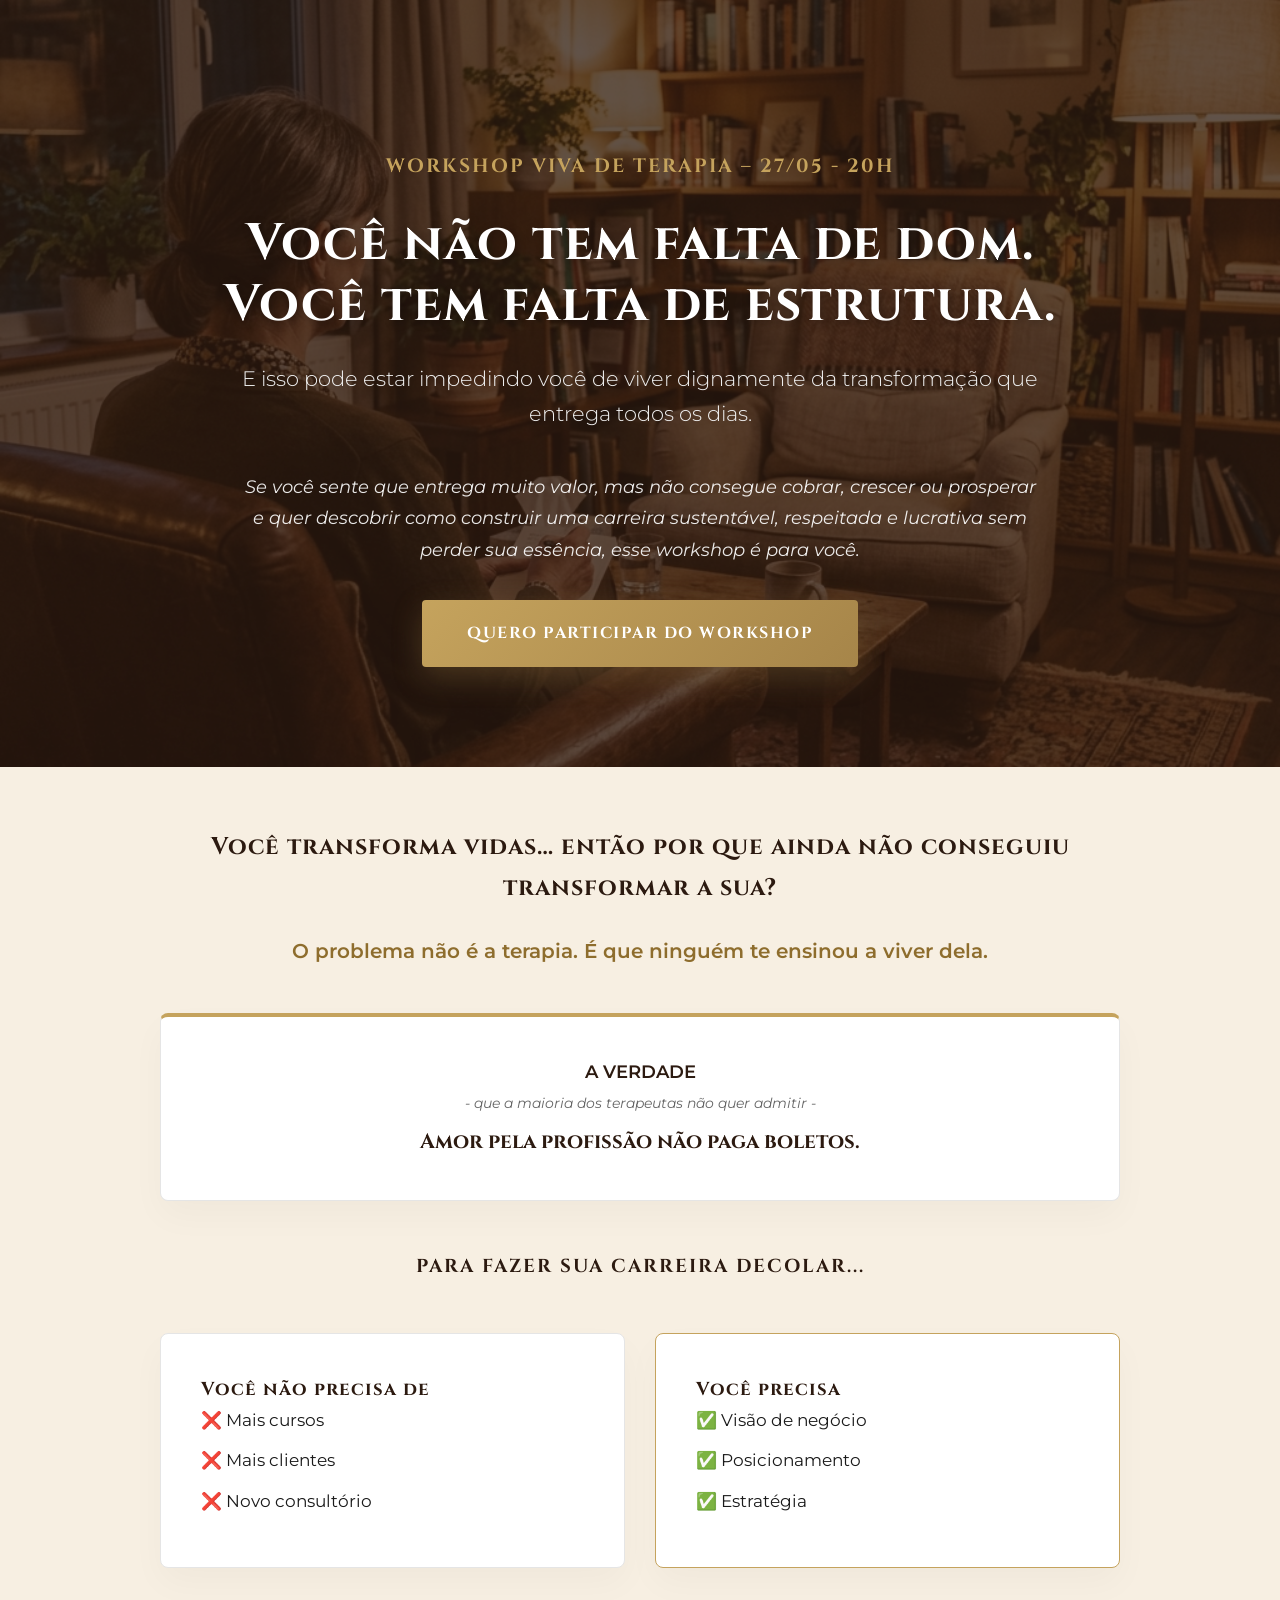
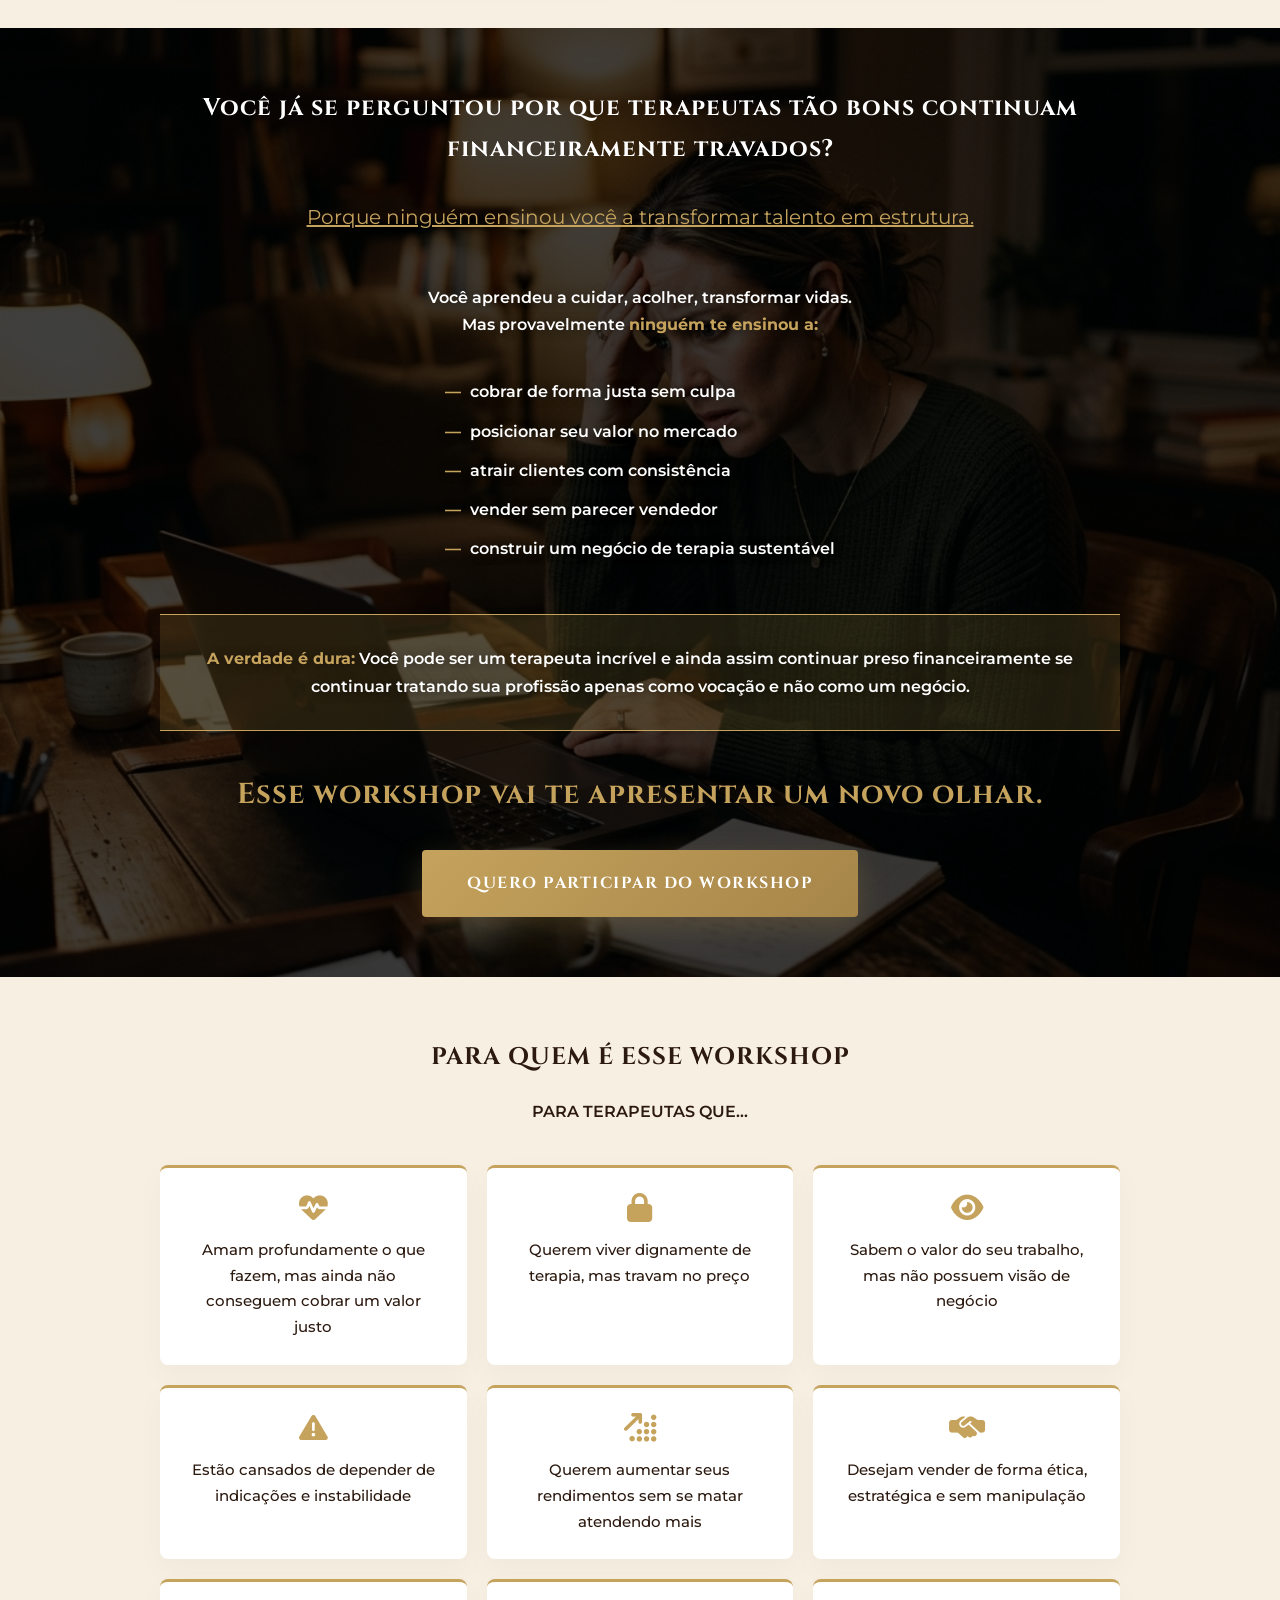
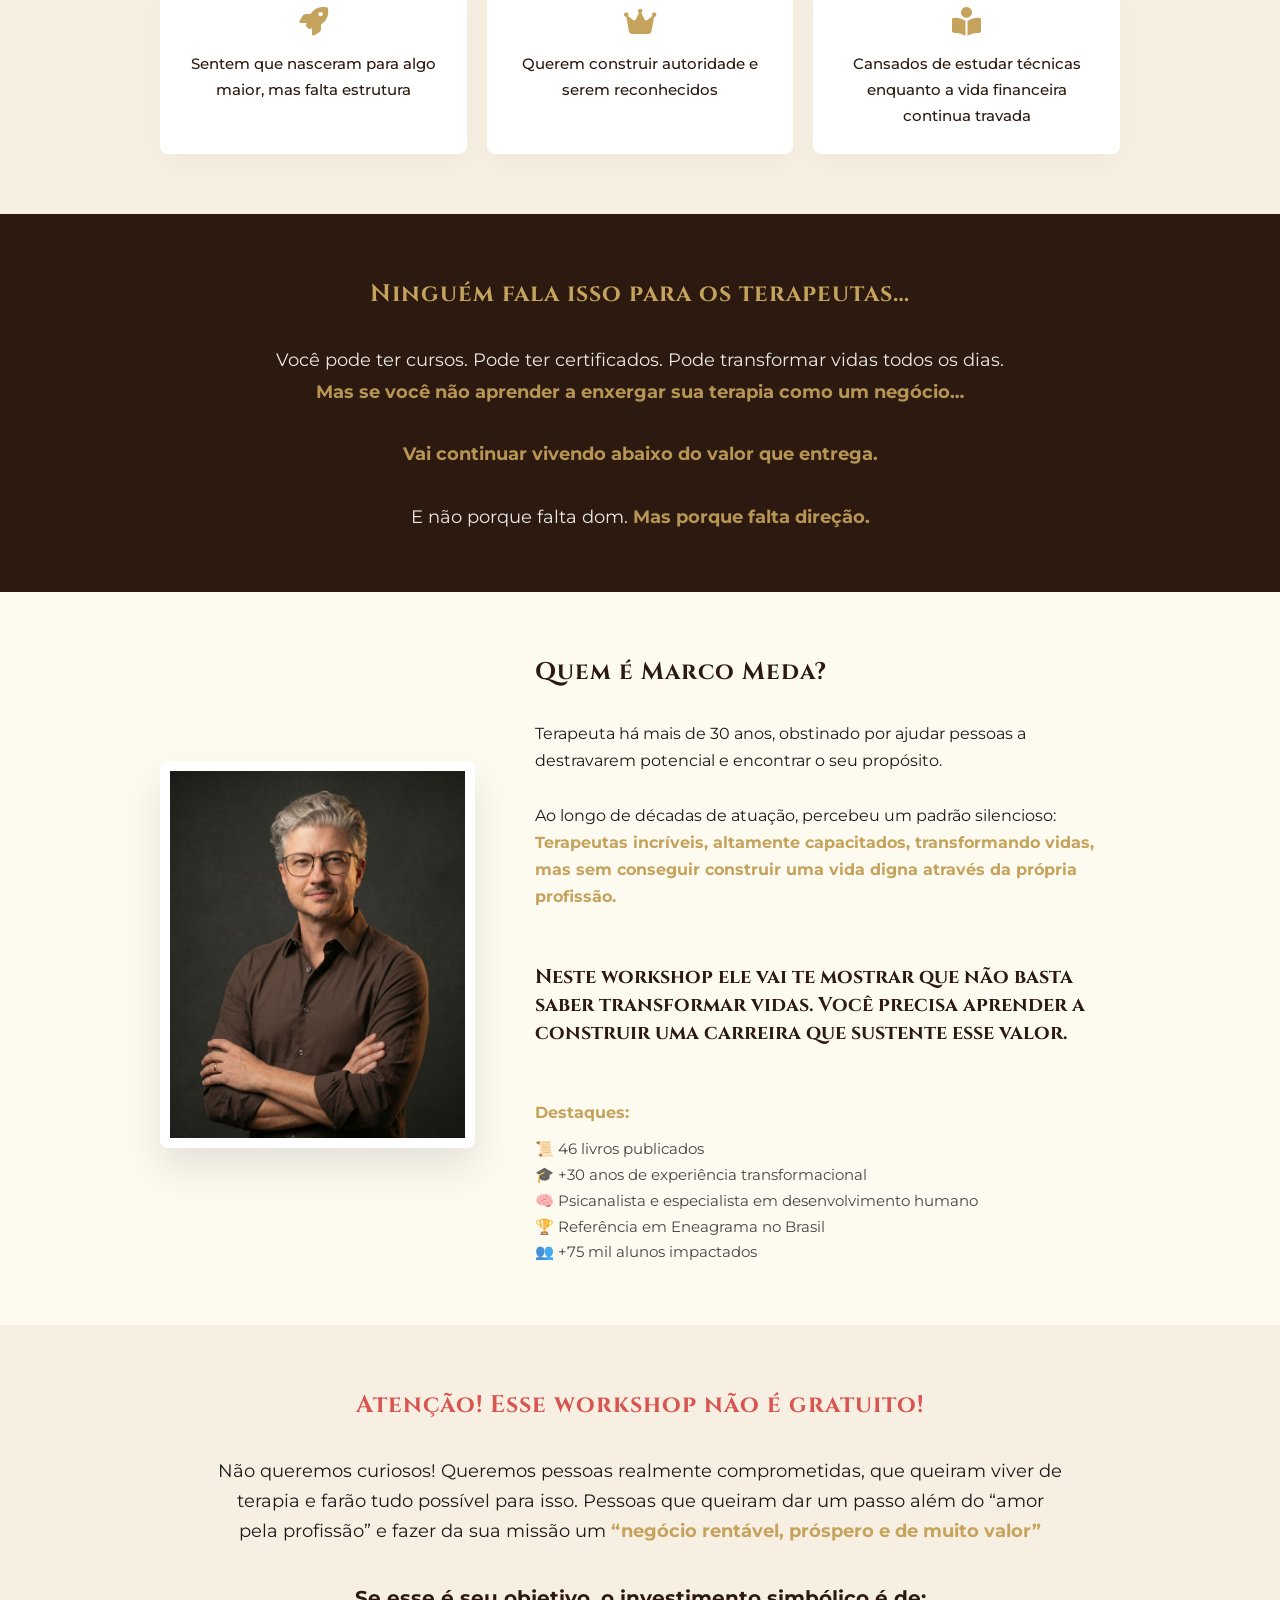
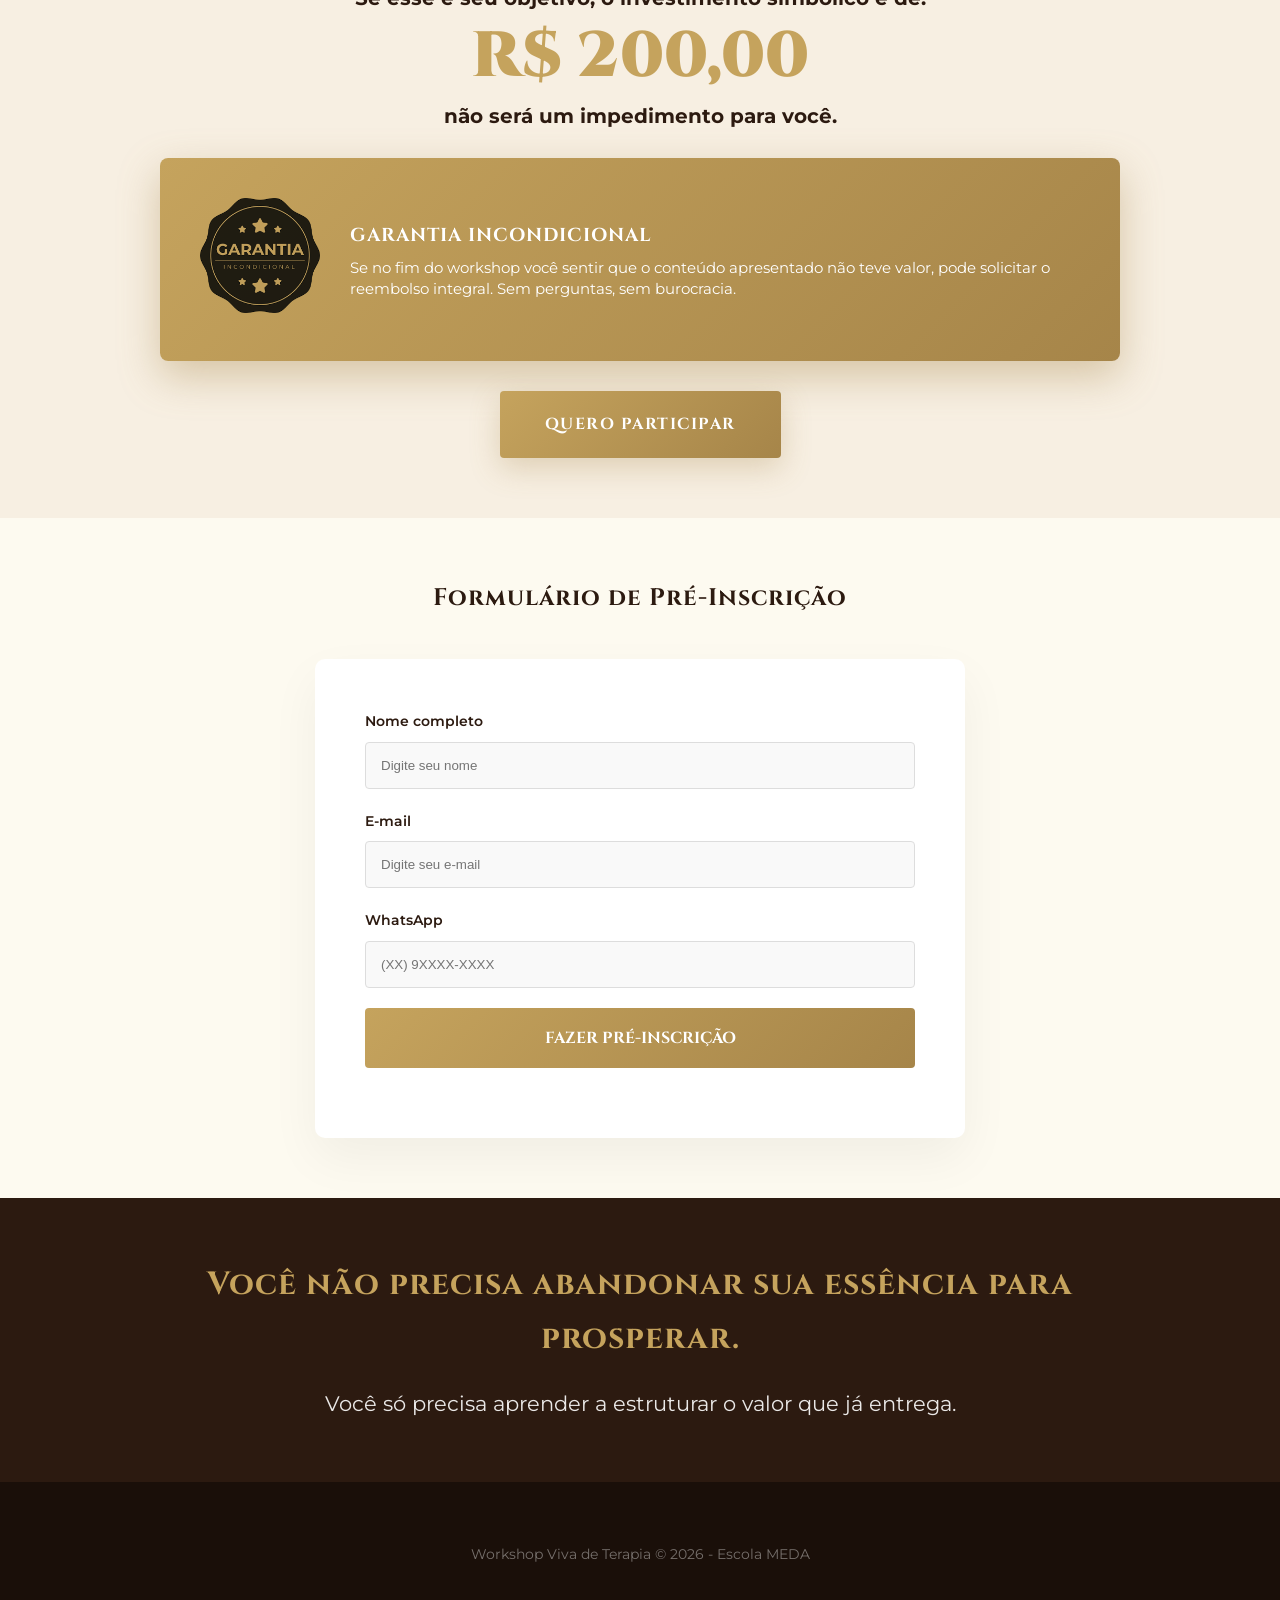
<file: index.html>
<!DOCTYPE html>
<html lang="pt-br">
<head>
    <meta name="facebook-domain-verification" content="0dp9r8qsjarhye21wvn557km1w423z" />
    <meta charset="UTF-8">
    <meta name="viewport" content="width=device-width, initial-scale=1.0">
    <title>Workshop Viva de Terapia - Marco Meda</title>
    <link rel="stylesheet" href="style.css">
    <!-- Font Awesome for Icons -->
    <link rel="stylesheet" href="https://cdnjs.cloudflare.com/ajax/libs/font-awesome/6.5.1/css/all.min.css">
<script>!function(f,b,e,v,n,t,s)
{if(f.fbq)return;n=f.fbq=function(){n.callMethod?
n.callMethod.apply(n,arguments):n.queue.push(arguments)};
if(!f._fbq)f._fbq=n;n.push=n;n.loaded=!0;n.version='2.0';
n.queue=[];t=b.createElement(e);t.async=!0;
t.src=v;s=b.getElementsByTagName(e)[0];
s.parentNode.insertBefore(t,s)}(window, document,'script',
'https://connect.facebook.net/en_US/fbevents.js');
fbq('init', '458922691266718');
fbq('track', 'PageView');
</script>
<noscript><img height="1" width="1" style="display:none"
src="https://www.facebook.com/tr?id=458922691266718&ev=PageView&noscript=1"
/></noscript>
</head>
<body>

    <!-- Hero Section -->
    <header class="hero">
        <div class="container">
            <span class="hero-tag">WORKSHOP VIVA DE TERAPIA – 27/05 - 20H</span>
            <h1>Você não tem falta de dom.<br>Você tem falta de estrutura.</h1>
            <p class="subheadline">E isso pode estar impedindo você de viver dignamente da transformação que entrega todos os dias.</p>
            
            <div style="max-width: 800px; margin: 0 auto;">
                <p style="font-size: 1.15rem; font-style: italic; opacity: 0.9; margin-bottom: 35px;">Se você sente que entrega muito valor, mas não consegue cobrar, crescer ou prosperar e quer descobrir como construir uma carreira sustentável, respeitada e lucrativa sem perder sua essência, esse workshop é para você.</p>
                <a href="#atencao" class="btn-gold">QUERO PARTICIPAR DO WORKSHOP</a>
            </div>
        </div>
    </header>

    <!-- Dobra 2 -->
    <section class="section-padding bg-warm">
        <div class="container" style="text-align: center;">
            <h2 style="margin-bottom: 25px;">Você transforma vidas… então por que ainda não conseguiu transformar a sua?</h2>
            <p style="font-size: 1.25rem; color: #8e6d2d; margin-bottom: 45px; font-weight: 600;">O problema não é a terapia. É que ninguém te ensinou a viver dela.</p>
            
            <div class="card truth-statement" style="border-top: 4px solid var(--secondary-color); margin-bottom: 50px;">
                <p class="truth-main">A VERDADE</p>
                <p class="truth-sub">- que a maioria dos terapeutas não quer admitir -</p>
                <p class="truth-highlight">Amor pela profissão não paga boletos.</p>
            </div>
            
            <h3 style="margin-bottom: 30px; letter-spacing: 2px;">PARA FAZER SUA CARREIRA DECOLAR...</h3>
            
            <div class="truth-grid">
                <div class="card" style="text-align: left;">
                    <h3>Você não precisa de</h3>
                    <div class="truth-item">❌ Mais cursos</div>
                    <div class="truth-item">❌ Mais clientes</div>
                    <div class="truth-item">❌ Novo consultório</div>
                </div>
                <div class="card" style="text-align: left; border-color: var(--secondary-color);">
                    <h3>Você precisa</h3>
                    <div class="truth-item">✅ Visão de negócio</div>
                    <div class="truth-item">✅ Posicionamento</div>
                    <div class="truth-item">✅ Estratégia</div>
                </div>
            </div>
        </div>
    </section>

    <!-- Dobra 3 -->
    <section class="section-padding dobra-3-bg">
        <div class="container">
            <h2 style="text-align: center; margin-bottom: 30px; color: #fff;">Você já se perguntou por que terapeutas tão bons continuam financeiramente travados?</h2>
            <p style="text-align: center; text-decoration: underline; font-size: 1.25rem; color: var(--secondary-color); margin-bottom: 50px;">Porque ninguém ensinou você a transformar talento em estrutura.</p>
            
            <div class="dobra-3-content">
                <p style="margin-bottom: 20px;">
                    Você aprendeu a cuidar, acolher, transformar vidas.<br>
                    Mas provavelmente <strong>ninguém te ensinou a:</strong>
                </p>
                <div style="text-align: center;">
                    <ul class="custom-list" style="color: #fff;">
                        <li>cobrar de forma justa sem culpa</li>
                        <li>posicionar seu valor no mercado</li>
                        <li>atrair clientes com consistência</li>
                        <li>vender sem parecer vendedor</li>
                        <li>construir um negócio de terapia sustentável</li>
                    </ul>
                </div>
                
                <div class="truth-alert-integrated">
                    <p><strong>A verdade é dura:</strong> Você pode ser um terapeuta incrível e ainda assim continuar preso financeiramente se continuar tratando sua profissão apenas como vocação e não como um negócio.</p>
                </div>
            </div>

            <div style="text-align: center; margin-top: 40px;">
                <h3 style="color: var(--secondary-color); font-size: 1.8rem; font-family: var(--font-heading); margin-bottom: 30px;">Esse workshop vai te apresentar um novo olhar.</h3>
                <a href="#atencao" class="btn-gold">QUERO PARTICIPAR DO WORKSHOP</a>
            </div>
        </div>
    </section>

    <!-- Para quem é -->
    <section class="section-padding bg-warm">
        <div class="container">
            <h2 style="text-align: center; margin-bottom: 20px;">PARA QUEM É ESSE WORKSHOP</h2>
            <p style="text-align: center; font-weight: 600; color: var(--primary-color);">PARA TERAPEUTAS QUE…</p>
            
            <div class="target-grid">
                <div class="target-card">
                    <i class="fa-solid fa-heart-pulse"></i>
                    <p>Amam profundamente o que fazem, mas ainda não conseguem cobrar um valor justo</p>
                </div>
                <div class="target-card">
                    <i class="fa-solid fa-lock"></i>
                    <p>Querem viver dignamente de terapia, mas travam no preço</p>
                </div>
                <div class="target-card">
                    <i class="fa-solid fa-eye"></i>
                    <p>Sabem o valor do seu trabalho, mas não possuem visão de negócio</p>
                </div>
                <div class="target-card">
                    <i class="fa-solid fa-triangle-exclamation"></i>
                    <p>Estão cansados de depender de indicações e instabilidade</p>
                </div>
                <div class="target-card">
                    <i class="fa-solid fa-arrow-up-right-dots"></i>
                    <p>Querem aumentar seus rendimentos sem se matar atendendo mais</p>
                </div>
                <div class="target-card">
                    <i class="fa-solid fa-handshake-simple"></i>
                    <p>Desejam vender de forma ética, estratégica e sem manipulação</p>
                </div>
                <div class="target-card">
                    <i class="fa-solid fa-rocket"></i>
                    <p>Sentem que nasceram para algo maior, mas falta estrutura</p>
                </div>
                <div class="target-card">
                    <i class="fa-solid fa-crown"></i>
                    <p>Querem construir autoridade e serem reconhecidos</p>
                </div>
                <div class="target-card">
                    <i class="fa-solid fa-book-open-reader"></i>
                    <p>Cansados de estudar técnicas enquanto a vida financeira continua travada</p>
                </div>
            </div>
        </div>
    </section>

    <!-- Bloco de Tensão -->
    <section class="section-padding" style="background: var(--primary-color); color: #fff;">
        <div class="container" style="text-align: center;">
            <h2 style="color: var(--secondary-color); margin-bottom: 30px;">Ninguém fala isso para os terapeutas…</h2>
            <p style="font-size: 1.15rem; max-width: 750px; margin: 0 auto; opacity: 0.9;">
                Você pode ter cursos. Pode ter certificados. Pode transformar vidas todos os dias. <strong>Mas se você não aprender a enxergar sua terapia como um negócio…</strong> <br><br>
                <strong>Vai continuar vivendo abaixo do valor que entrega.</strong><br><br>
                E não porque falta dom. <strong>Mas porque falta direção.</strong>
            </p>
        </div>
    </section>

    <!-- Marco Meda -->
    <section class="section-padding">
        <div class="container">
            <div class="profile-grid">
                <div class="profile-img">
                    <img src="meda.jpg" alt="Marco Meda">
                </div>
                <div>
                    <h2>Quem é Marco Meda?</h2>
                    <br>
                    <p>Terapeuta há mais de 30 anos, obstinado por ajudar pessoas a destravarem potencial e encontrar o seu propósito.</p>
                    <br>
                    <p>Ao longo de décadas de atuação, percebeu um padrão silencioso: <strong>Terapeutas incríveis, altamente capacitados, transformando vidas, mas sem conseguir construir uma vida digna através da própria profissão.</strong></p>
                    <br>
                    <p class="highlight-quote">Neste workshop ele vai te mostrar que não basta saber transformar vidas. Você precisa aprender a construir uma carreira que sustente esse valor.</p>
                    <br>
                    <p><strong>Destaques:</strong></p>
                    <ul style="list-style: none; margin-top: 10px; font-size: 0.95rem; opacity: 0.8;">
                        <li>📜 46 livros publicados</li>
                        <li>🎓 +30 anos de experiência transformacional</li>
                        <li>🧠 Psicanalista e especialista em desenvolvimento humano</li>
                        <li>🏆 Referência em Eneagrama no Brasil</li>
                        <li>👥 +75 mil alunos impactados</li>
                    </ul>
                </div>
            </div>
        </div>
    </section>

    <!-- Atenção -->
    <section class="section-padding bg-warm" id="atencao">
        <div class="container" style="text-align: center;">
            <h2 style="color: #d9534f; margin-bottom: 30px;">Atenção! Esse workshop não é gratuito!</h2>
            <p style="max-width: 850px; margin: 0 auto 35px; font-size: 1.1rem;">Não queremos curiosos! Queremos pessoas realmente comprometidas, que queiram viver de terapia e farão tudo possível para isso. Pessoas que queiram dar um passo além do “amor pela profissão” e fazer da sua missão um <strong>“negócio rentável, próspero e de muito valor”</strong></p>
            
            <p style="font-size: 1.25rem; font-weight: 700; color: var(--primary-color);">Se esse é seu objetivo, o investimento simbólico é de:</p>
            <div class="price-highlight">R$ 200,00</div>
            <p style="font-size: 1.25rem; font-weight: 700; color: var(--primary-color); margin-bottom: 25px;">não será um impedimento para você.</p>
            
            <div class="card warranty-gold" style="margin-top: 0;">
                <div class="warranty-seal">
                    <img src="images.png" alt="Selo de Garantia">
                </div>
                <div>
                    <h3 style="margin-bottom: 5px;">GARANTIA INCONDICIONAL</h3>
                    <p style="font-size: 0.95rem; line-height: 1.4;">
                        Se no fim do workshop você sentir que o conteúdo apresentado não teve valor, pode solicitar o reembolso integral. Sem perguntas, sem burocracia.
                    </p>
                </div>
            </div>
            
            <div style="margin-top: 30px;">
                <a href="#inscricao" class="btn-gold">QUERO PARTICIPAR</a>
            </div>
        </div>
    </section>

    <!-- Formulário -->
    <section class="section-padding" id="inscricao">
        <div class="container" style="text-align: center;">
            <h2 style="margin-bottom: 40px;">Formulário de Pré-Inscrição</h2>
            
            <div id="mc_embed_signup">
                <form id="mc-embedded-subscribe-form" name="mc-embedded-subscribe-form" class="validate">
                    <div class="mc-field-group">
                        <label for="mce-FNAME">Nome completo</label>
                        <input type="text" name="FNAME" class="required text" id="mce-FNAME" required placeholder="Digite seu nome">
                    </div>
                    <div class="mc-field-group">
                        <label for="mce-EMAIL">E-mail</label>
                        <input type="email" name="EMAIL" class="required email" id="mce-EMAIL" required placeholder="Digite seu e-mail">
                    </div>
                    <div class="mc-field-group">
                        <label for="mce-WHATS">WhatsApp</label>
                        <input type="text" name="WHATS" class="required" id="mce-WHATS" required placeholder="(XX) 9XXXX-XXXX">
                    </div>
                    <input type="submit" name="subscribe" id="mc-embedded-subscribe" class="button" value="FAZER PRÉ-INSCRIÇÃO">
                    <div aria-hidden="true" style="position: absolute; left: -5000px;">
                        <input type="text" name="b_f16c734be04afaef2db8ce550_b48fc370c9" tabindex="-1" value="">
                    </div>
                </form>
            </div>
        </div>
    </section>
            
    <!-- Fechamento Inspirador -->
    <section class="section-padding" style="background: var(--primary-color); color: #fff; text-align: center;">
        <div class="container">
            <h2 class="serif" style="color: var(--secondary-color); margin-bottom: 20px; font-size: 2rem;">Você não precisa abandonar sua essência para prosperar.</h2>
            <p style="font-size: 1.3rem; opacity: 0.9;">Você só precisa aprender a estruturar o valor que já entrega.</p>
        </div>
    </section>

    <footer style="padding: 60px 0; background: #1a0f09; color: rgba(255,255,255,0.4); text-align: center; font-size: 0.9rem;">
        <div class="container">
            <p>Workshop Viva de Terapia © 2026 - Escola MEDA</p>
        </div>
    </footer>

    <script>
        document.getElementById('mc-embedded-subscribe-form').addEventListener('submit', function(e) {
            e.preventDefault();
            
            const form = this;
            const submitBtn = form.querySelector('input[type="submit"]');
            const originalBtnValue = submitBtn.value;
            
            submitBtn.value = "ENVIANDO...";
            submitBtn.disabled = true;

            // Coleta os dados do formulário
            const formData = new FormData(form);
            const params = new URLSearchParams();
            
            // URL do Mailchimp para JSONP
            const url = "https://escolameda.us8.list-manage.com/subscribe/post-json?u=f16c734be04afaef2db8ce550&id=b48fc370c9&f_id=00b87de1f0";

            // Prepara os dados
            const email = form.querySelector('#mce-EMAIL').value;
            const fname = form.querySelector('#mce-FNAME').value;
            const whats = form.querySelector('#mce-WHATS').value;
            
            const script = document.createElement('script');
            const callbackName = 'mailchimpCallback_' + Math.round(100000 * Math.random());
            
            window[callbackName] = function(response) {
                if (response.result === "success" || (response.msg && response.msg.includes("already subscribed"))) {
                    window.location.href = "https://www.workshopterapias.com.br/obrigado";
                } else {
                    alert("Aviso: " + response.msg);
                    submitBtn.value = originalBtnValue;
                    submitBtn.disabled = false;
                }
                document.body.removeChild(script);
                delete window[callbackName];
            };

            // Adiciona o callback à URL
            script.src = `${url}&EMAIL=${encodeURIComponent(email)}&FNAME=${encodeURIComponent(fname)}&WHATS=${encodeURIComponent(whats)}&c=${callbackName}`;
            document.body.appendChild(script);
        });
    </script>
</body>
</html>
</file>
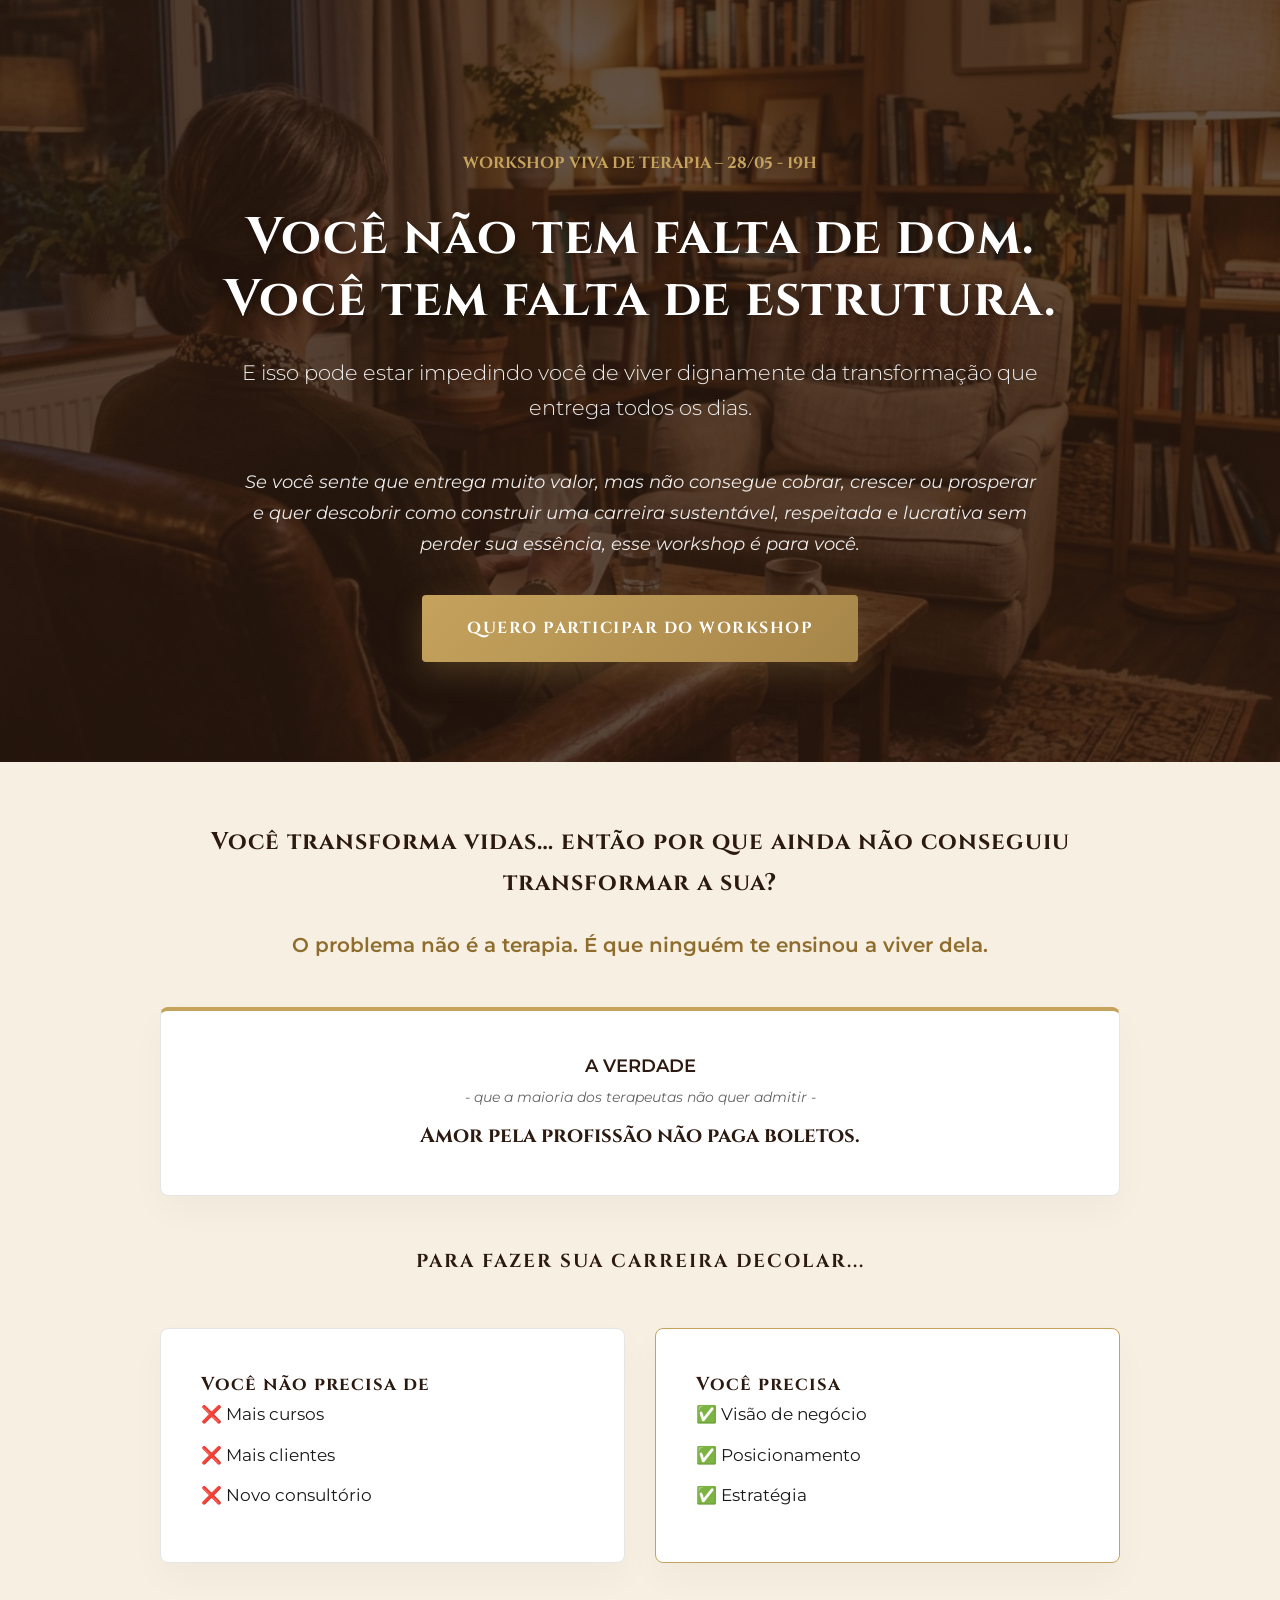
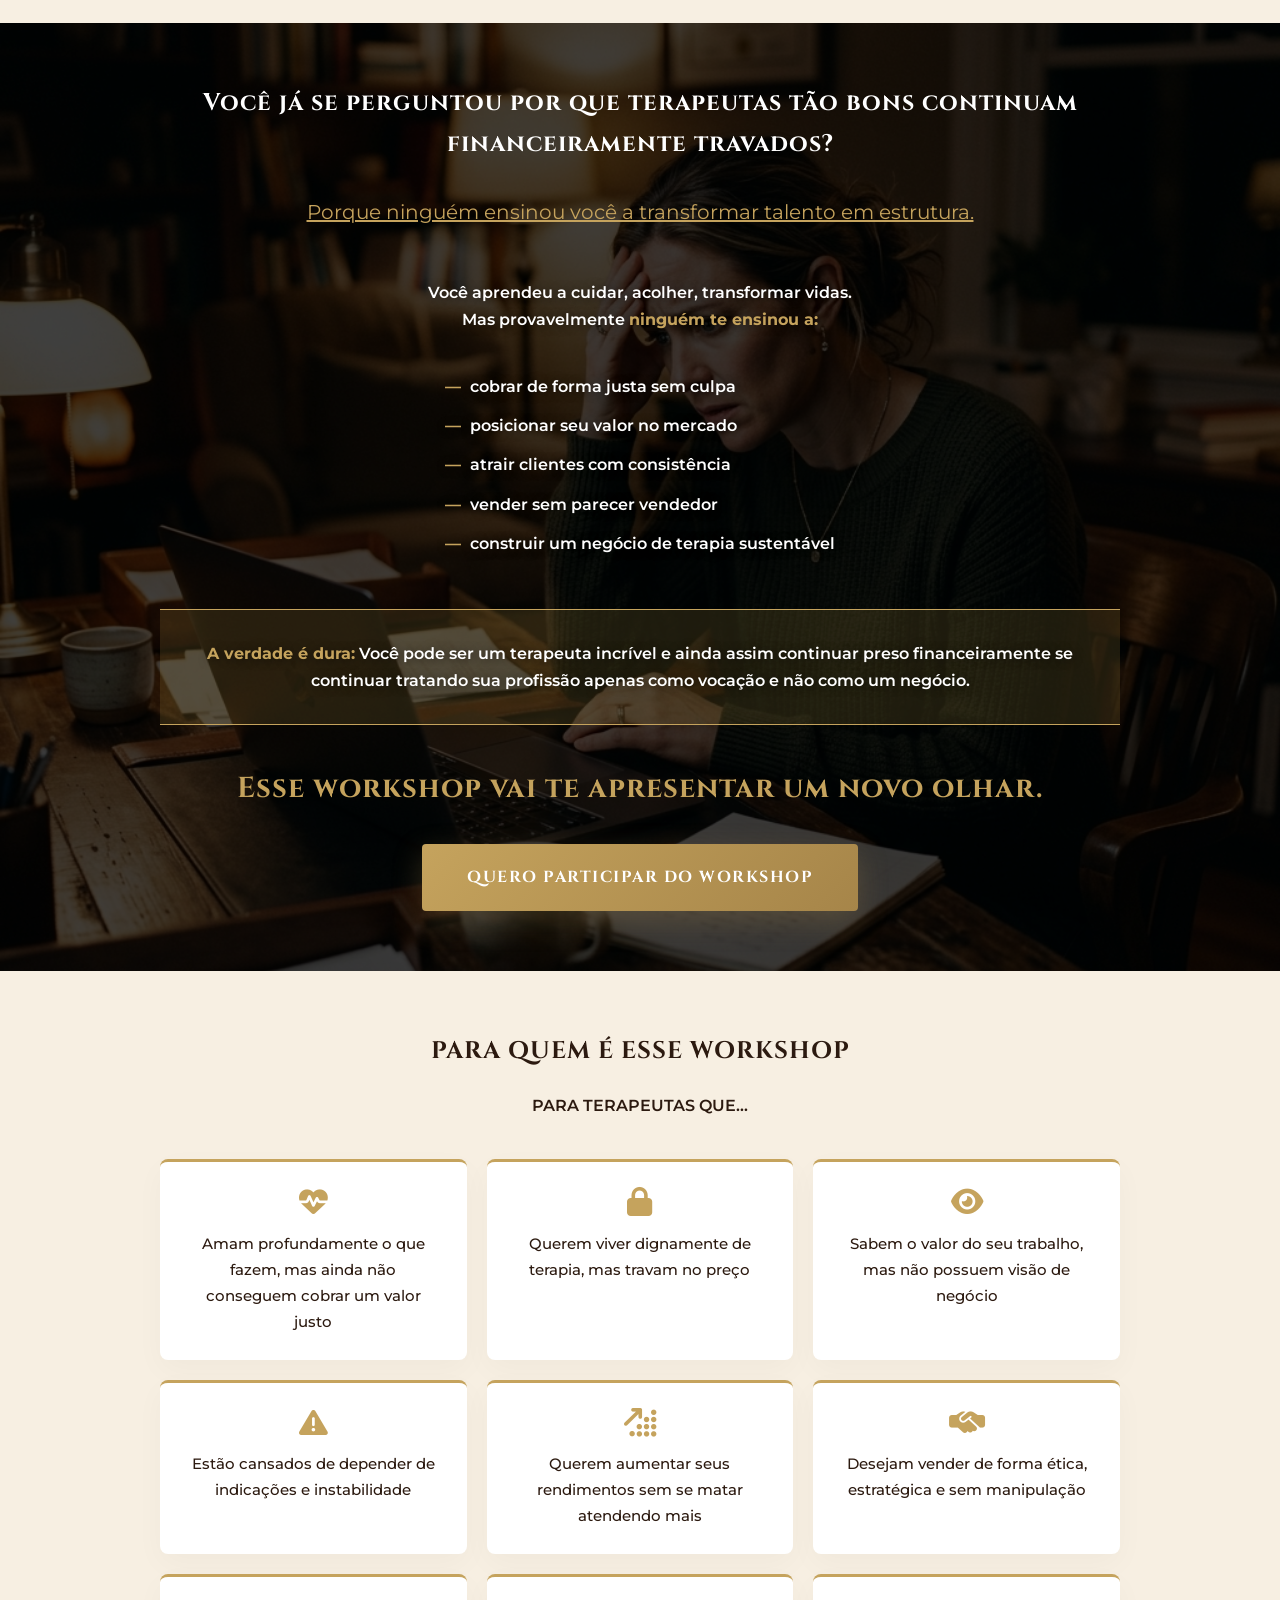
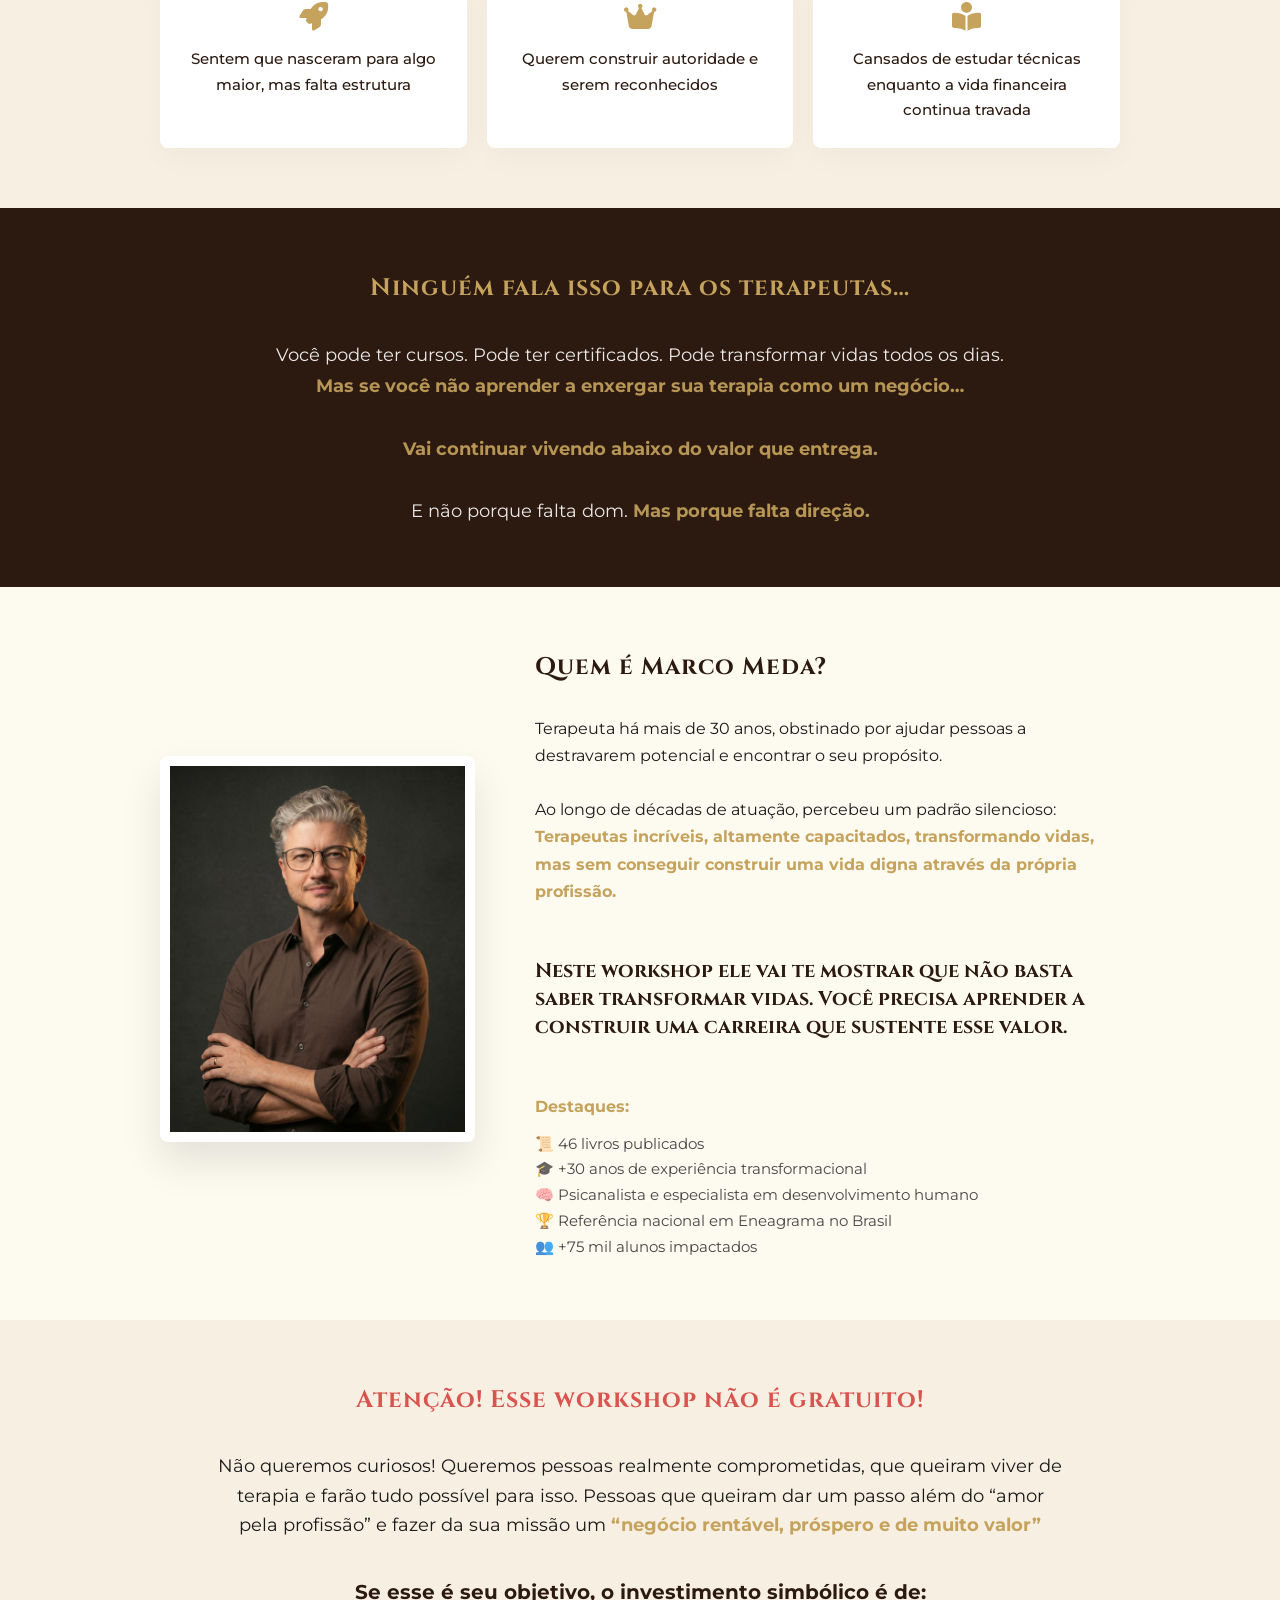
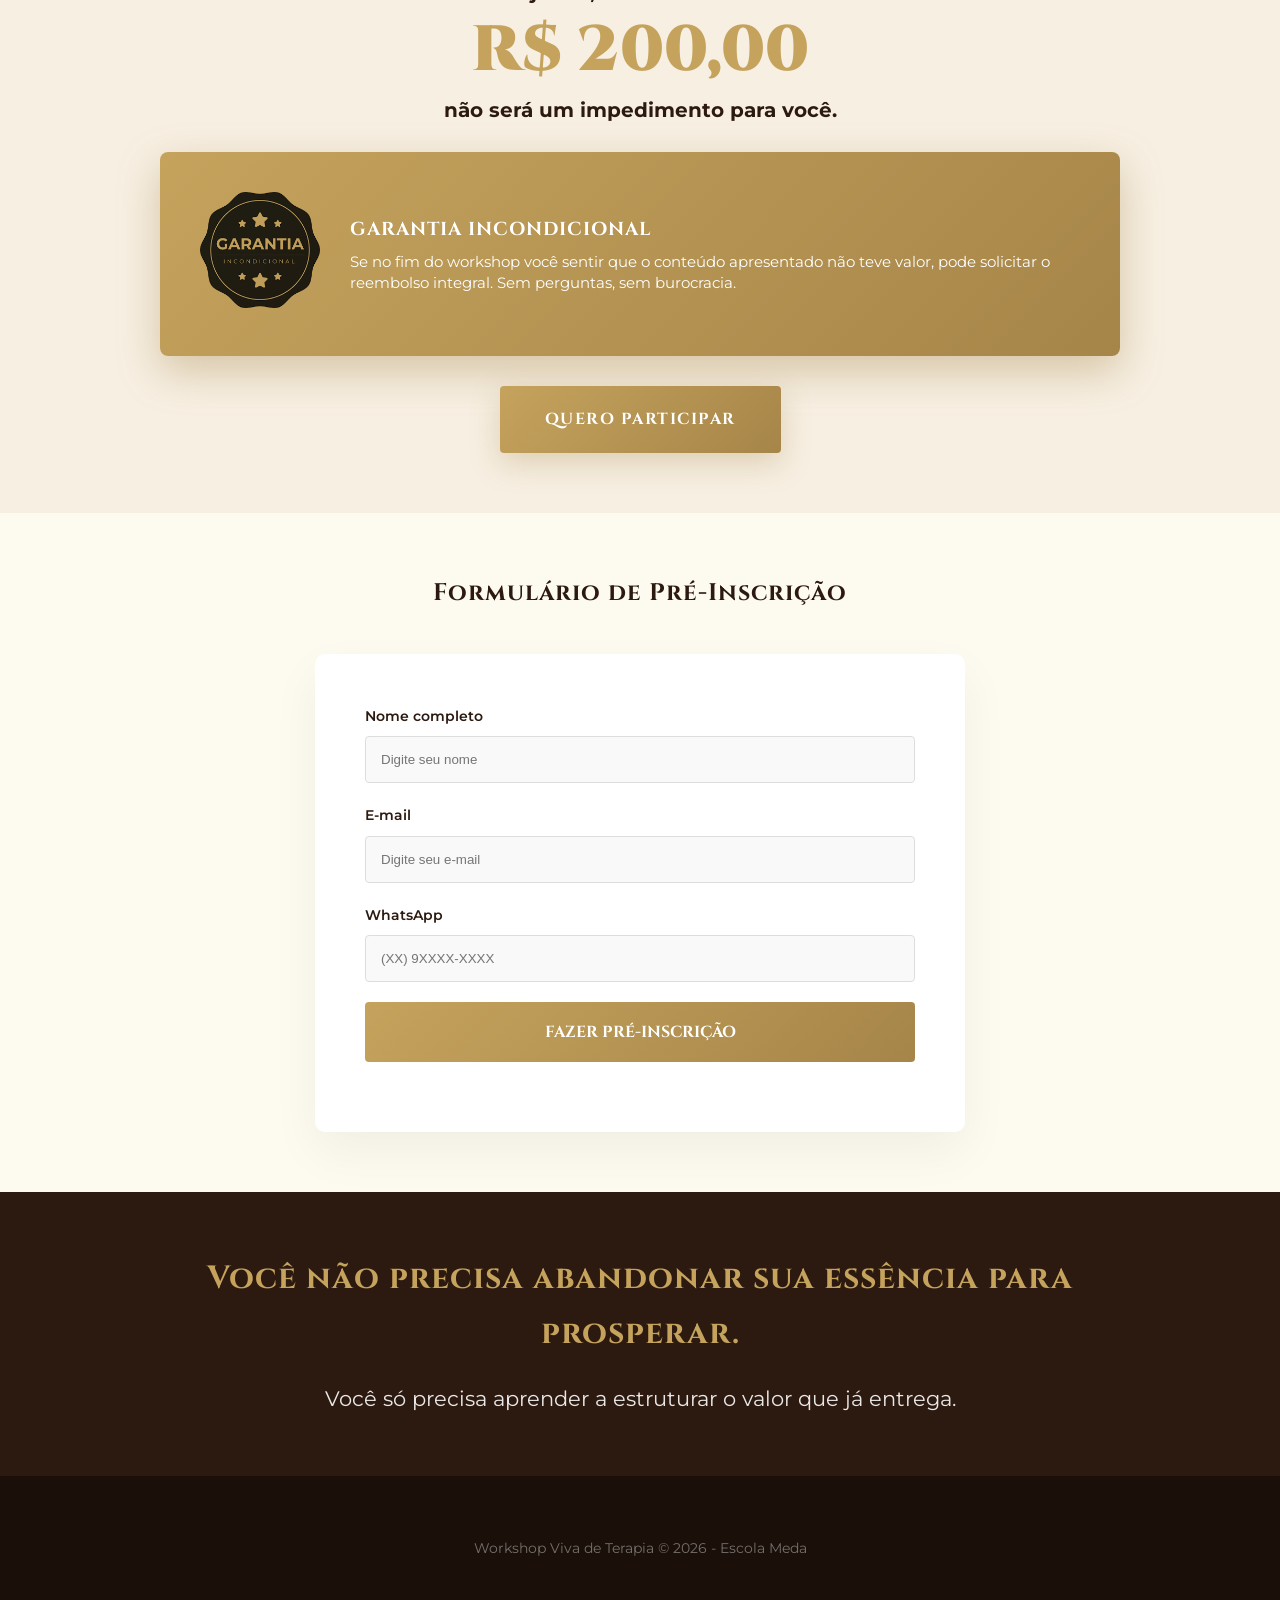
<file: deploy_temp/index.html>
<!DOCTYPE html>
<html lang="pt-br">
<head>
    <meta charset="UTF-8">
    <meta name="viewport" content="width=device-width, initial-scale=1.0">
    <title>Workshop Viva de Terapia - Marco Meda</title>
    <link rel="stylesheet" href="style.css">
    <!-- Font Awesome for Icons -->
    <link rel="stylesheet" href="https://cdnjs.cloudflare.com/ajax/libs/font-awesome/6.5.1/css/all.min.css">
</head>
<body>

    <!-- Hero Section -->
    <header class="hero">
        <div class="container">
            <span class="hero-tag">WORKSHOP VIVA DE TERAPIA – 28/05 - 19H</span>
            <h1>Você não tem falta de dom.<br>Você tem falta de estrutura.</h1>
            <p class="subheadline">E isso pode estar impedindo você de viver dignamente da transformação que entrega todos os dias.</p>
            
            <div style="max-width: 800px; margin: 0 auto;">
                <p style="font-size: 1.15rem; font-style: italic; opacity: 0.9; margin-bottom: 35px;">Se você sente que entrega muito valor, mas não consegue cobrar, crescer ou prosperar e quer descobrir como construir uma carreira sustentável, respeitada e lucrativa sem perder sua essência, esse workshop é para você.</p>
                <a href="#atencao" class="btn-gold">QUERO PARTICIPAR DO WORKSHOP</a>
            </div>
        </div>
    </header>

    <!-- Dobra 2 -->
    <section class="section-padding bg-warm">
        <div class="container" style="text-align: center;">
            <h2 style="margin-bottom: 25px;">Você transforma vidas… então por que ainda não conseguiu transformar a sua?</h2>
            <p style="font-size: 1.25rem; color: #8e6d2d; margin-bottom: 45px; font-weight: 600;">O problema não é a terapia. É que ninguém te ensinou a viver dela.</p>
            
            <div class="card truth-statement" style="border-top: 4px solid var(--secondary-color); margin-bottom: 50px;">
                <p class="truth-main">A VERDADE</p>
                <p class="truth-sub">- que a maioria dos terapeutas não quer admitir -</p>
                <p class="truth-highlight">Amor pela profissão não paga boletos.</p>
            </div>
            
            <h3 style="margin-bottom: 30px; letter-spacing: 2px;">PARA FAZER SUA CARREIRA DECOLAR...</h3>
            
            <div class="truth-grid">
                <div class="card" style="text-align: left;">
                    <h3>Você não precisa de</h3>
                    <div class="truth-item">❌ Mais cursos</div>
                    <div class="truth-item">❌ Mais clientes</div>
                    <div class="truth-item">❌ Novo consultório</div>
                </div>
                <div class="card" style="text-align: left; border-color: var(--secondary-color);">
                    <h3>Você precisa</h3>
                    <div class="truth-item">✅ Visão de negócio</div>
                    <div class="truth-item">✅ Posicionamento</div>
                    <div class="truth-item">✅ Estratégia</div>
                </div>
            </div>
        </div>
    </section>

    <!-- Dobra 3 -->
    <section class="section-padding dobra-3-bg">
        <div class="container">
            <h2 style="text-align: center; margin-bottom: 30px; color: #fff;">Você já se perguntou por que terapeutas tão bons continuam financeiramente travados?</h2>
            <p style="text-align: center; text-decoration: underline; font-size: 1.25rem; color: var(--secondary-color); margin-bottom: 50px;">Porque ninguém ensinou você a transformar talento em estrutura.</p>
            
            <div class="dobra-3-content">
                <p style="margin-bottom: 20px;">
                    Você aprendeu a cuidar, acolher, transformar vidas.<br>
                    Mas provavelmente <strong>ninguém te ensinou a:</strong>
                </p>
                <div style="text-align: center;">
                    <ul class="custom-list" style="color: #fff;">
                        <li>cobrar de forma justa sem culpa</li>
                        <li>posicionar seu valor no mercado</li>
                        <li>atrair clientes com consistência</li>
                        <li>vender sem parecer vendedor</li>
                        <li>construir um negócio de terapia sustentável</li>
                    </ul>
                </div>
                
                <div class="truth-alert-integrated">
                    <p><strong>A verdade é dura:</strong> Você pode ser um terapeuta incrível e ainda assim continuar preso financeiramente se continuar tratando sua profissão apenas como vocação e não como um negócio.</p>
                </div>
            </div>

            <div style="text-align: center; margin-top: 40px;">
                <h3 style="color: var(--secondary-color); font-size: 1.8rem; font-family: var(--font-heading); margin-bottom: 30px;">Esse workshop vai te apresentar um novo olhar.</h3>
                <a href="#atencao" class="btn-gold">QUERO PARTICIPAR DO WORKSHOP</a>
            </div>
        </div>
    </section>

    <!-- Para quem é -->
    <section class="section-padding bg-warm">
        <div class="container">
            <h2 style="text-align: center; margin-bottom: 20px;">PARA QUEM É ESSE WORKSHOP</h2>
            <p style="text-align: center; font-weight: 600; color: var(--primary-color);">PARA TERAPEUTAS QUE…</p>
            
            <div class="target-grid">
                <div class="target-card">
                    <i class="fa-solid fa-heart-pulse"></i>
                    <p>Amam profundamente o que fazem, mas ainda não conseguem cobrar um valor justo</p>
                </div>
                <div class="target-card">
                    <i class="fa-solid fa-lock"></i>
                    <p>Querem viver dignamente de terapia, mas travam no preço</p>
                </div>
                <div class="target-card">
                    <i class="fa-solid fa-eye"></i>
                    <p>Sabem o valor do seu trabalho, mas não possuem visão de negócio</p>
                </div>
                <div class="target-card">
                    <i class="fa-solid fa-triangle-exclamation"></i>
                    <p>Estão cansados de depender de indicações e instabilidade</p>
                </div>
                <div class="target-card">
                    <i class="fa-solid fa-arrow-up-right-dots"></i>
                    <p>Querem aumentar seus rendimentos sem se matar atendendo mais</p>
                </div>
                <div class="target-card">
                    <i class="fa-solid fa-handshake-simple"></i>
                    <p>Desejam vender de forma ética, estratégica e sem manipulação</p>
                </div>
                <div class="target-card">
                    <i class="fa-solid fa-rocket"></i>
                    <p>Sentem que nasceram para algo maior, mas falta estrutura</p>
                </div>
                <div class="target-card">
                    <i class="fa-solid fa-crown"></i>
                    <p>Querem construir autoridade e serem reconhecidos</p>
                </div>
                <div class="target-card">
                    <i class="fa-solid fa-book-open-reader"></i>
                    <p>Cansados de estudar técnicas enquanto a vida financeira continua travada</p>
                </div>
            </div>
        </div>
    </section>

    <!-- Bloco de Tensão -->
    <section class="section-padding" style="background: var(--primary-color); color: #fff;">
        <div class="container" style="text-align: center;">
            <h2 style="color: var(--secondary-color); margin-bottom: 30px;">Ninguém fala isso para os terapeutas…</h2>
            <p style="font-size: 1.15rem; max-width: 750px; margin: 0 auto; opacity: 0.9;">
                Você pode ter cursos. Pode ter certificados. Pode transformar vidas todos os dias. <strong>Mas se você não aprender a enxergar sua terapia como um negócio…</strong> <br><br>
                <strong>Vai continuar vivendo abaixo do valor que entrega.</strong><br><br>
                E não porque falta dom. <strong>Mas porque falta direção.</strong>
            </p>
        </div>
    </section>

    <!-- Marco Meda -->
    <section class="section-padding">
        <div class="container">
            <div class="profile-grid">
                <div class="profile-img">
                    <img src="meda.jpg" alt="Marco Meda">
                </div>
                <div>
                    <h2>Quem é Marco Meda?</h2>
                    <br>
                    <p>Terapeuta há mais de 30 anos, obstinado por ajudar pessoas a destravarem potencial e encontrar o seu propósito.</p>
                    <br>
                    <p>Ao longo de décadas de atuação, percebeu um padrão silencioso: <strong>Terapeutas incríveis, altamente capacitados, transformando vidas, mas sem conseguir construir uma vida digna através da própria profissão.</strong></p>
                    <br>
                    <p class="highlight-quote">Neste workshop ele vai te mostrar que não basta saber transformar vidas. Você precisa aprender a construir uma carreira que sustente esse valor.</p>
                    <br>
                    <p><strong>Destaques:</strong></p>
                    <ul style="list-style: none; margin-top: 10px; font-size: 0.95rem; opacity: 0.8;">
                        <li>📜 46 livros publicados</li>
                        <li>🎓 +30 anos de experiência transformacional</li>
                        <li>🧠 Psicanalista e especialista em desenvolvimento humano</li>
                        <li>🏆 Referência nacional em Eneagrama no Brasil</li>
                        <li>👥 +75 mil alunos impactados</li>
                    </ul>
                </div>
            </div>
        </div>
    </section>

    <!-- Atenção -->
    <section class="section-padding bg-warm" id="atencao">
        <div class="container" style="text-align: center;">
            <h2 style="color: #d9534f; margin-bottom: 30px;">Atenção! Esse workshop não é gratuito!</h2>
            <p style="max-width: 850px; margin: 0 auto 35px; font-size: 1.1rem;">Não queremos curiosos! Queremos pessoas realmente comprometidas, que queiram viver de terapia e farão tudo possível para isso. Pessoas que queiram dar um passo além do “amor pela profissão” e fazer da sua missão um <strong>“negócio rentável, próspero e de muito valor”</strong></p>
            
            <p style="font-size: 1.25rem; font-weight: 700; color: var(--primary-color);">Se esse é seu objetivo, o investimento simbólico é de:</p>
            <div class="price-highlight">R$ 200,00</div>
            <p style="font-size: 1.25rem; font-weight: 700; color: var(--primary-color); margin-bottom: 25px;">não será um impedimento para você.</p>
            
            <div class="card warranty-gold" style="margin-top: 0;">
                <div class="warranty-seal">
                    <img src="images.png" alt="Selo de Garantia">
                </div>
                <div>
                    <h3 style="margin-bottom: 5px;">GARANTIA INCONDICIONAL</h3>
                    <p style="font-size: 0.95rem; line-height: 1.4;">
                        Se no fim do workshop você sentir que o conteúdo apresentado não teve valor, pode solicitar o reembolso integral. Sem perguntas, sem burocracia.
                    </p>
                </div>
            </div>
            
            <div style="margin-top: 30px;">
                <a href="#inscricao" class="btn-gold">QUERO PARTICIPAR</a>
            </div>
        </div>
    </section>

    <!-- Formulário -->
    <section class="section-padding" id="inscricao">
        <div class="container" style="text-align: center;">
            <h2 style="margin-bottom: 40px;">Formulário de Pré-Inscrição</h2>
            
            <div id="mc_embed_signup">
                <form id="mc-embedded-subscribe-form" name="mc-embedded-subscribe-form" class="validate">
                    <div class="mc-field-group">
                        <label for="mce-FNAME">Nome completo</label>
                        <input type="text" name="FNAME" class="required text" id="mce-FNAME" required placeholder="Digite seu nome">
                    </div>
                    <div class="mc-field-group">
                        <label for="mce-EMAIL">E-mail</label>
                        <input type="email" name="EMAIL" class="required email" id="mce-EMAIL" required placeholder="Digite seu e-mail">
                    </div>
                    <div class="mc-field-group">
                        <label for="mce-WHATS">WhatsApp</label>
                        <input type="text" name="WHATS" class="required" id="mce-WHATS" required placeholder="(XX) 9XXXX-XXXX">
                    </div>
                    <input type="submit" name="subscribe" id="mc-embedded-subscribe" class="button" value="FAZER PRÉ-INSCRIÇÃO">
                    <div aria-hidden="true" style="position: absolute; left: -5000px;">
                        <input type="text" name="b_f16c734be04afaef2db8ce550_b48fc370c9" tabindex="-1" value="">
                    </div>
                </form>
            </div>
        </div>
    </section>
            
    <!-- Fechamento Inspirador -->
    <section class="section-padding" style="background: var(--primary-color); color: #fff; text-align: center;">
        <div class="container">
            <h2 class="serif" style="color: var(--secondary-color); margin-bottom: 20px; font-size: 2rem;">Você não precisa abandonar sua essência para prosperar.</h2>
            <p style="font-size: 1.3rem; opacity: 0.9;">Você só precisa aprender a estruturar o valor que já entrega.</p>
        </div>
    </section>

    <footer style="padding: 60px 0; background: #1a0f09; color: rgba(255,255,255,0.4); text-align: center; font-size: 0.9rem;">
        <div class="container">
            <p>Workshop Viva de Terapia © 2026 - Escola Meda</p>
        </div>
    </footer>

    <script>
        document.getElementById('mc-embedded-subscribe-form').addEventListener('submit', function(e) {
            e.preventDefault();
            
            const form = this;
            const submitBtn = form.querySelector('input[type="submit"]');
            const originalBtnValue = submitBtn.value;
            
            submitBtn.value = "ENVIANDO...";
            submitBtn.disabled = true;

            // Coleta os dados do formulário
            const formData = new FormData(form);
            const params = new URLSearchParams();
            
            // URL do Mailchimp para JSONP
            const url = "https://escolameda.us8.list-manage.com/subscribe/post-json?u=f16c734be04afaef2db8ce550&id=b48fc370c9&f_id=00b87de1f0";

            // Prepara os dados
            const email = form.querySelector('#mce-EMAIL').value;
            const fname = form.querySelector('#mce-FNAME').value;
            const whats = form.querySelector('#mce-WHATS').value;
            
            const script = document.createElement('script');
            const callbackName = 'mailchimpCallback_' + Math.round(100000 * Math.random());
            
            window[callbackName] = function(response) {
                if (response.result === "success" || (response.msg && response.msg.includes("already subscribed"))) {
                    window.location.href = "https://www.workshopterapias.com.br/obrigado";
                } else {
                    alert("Aviso: " + response.msg);
                    submitBtn.value = originalBtnValue;
                    submitBtn.disabled = false;
                }
                document.body.removeChild(script);
                delete window[callbackName];
            };

            // Adiciona o callback à URL
            script.src = `${url}&EMAIL=${encodeURIComponent(email)}&FNAME=${encodeURIComponent(fname)}&WHATS=${encodeURIComponent(whats)}&c=${callbackName}`;
            document.body.appendChild(script);
        });
    </script>
</body>
</html>
</file>
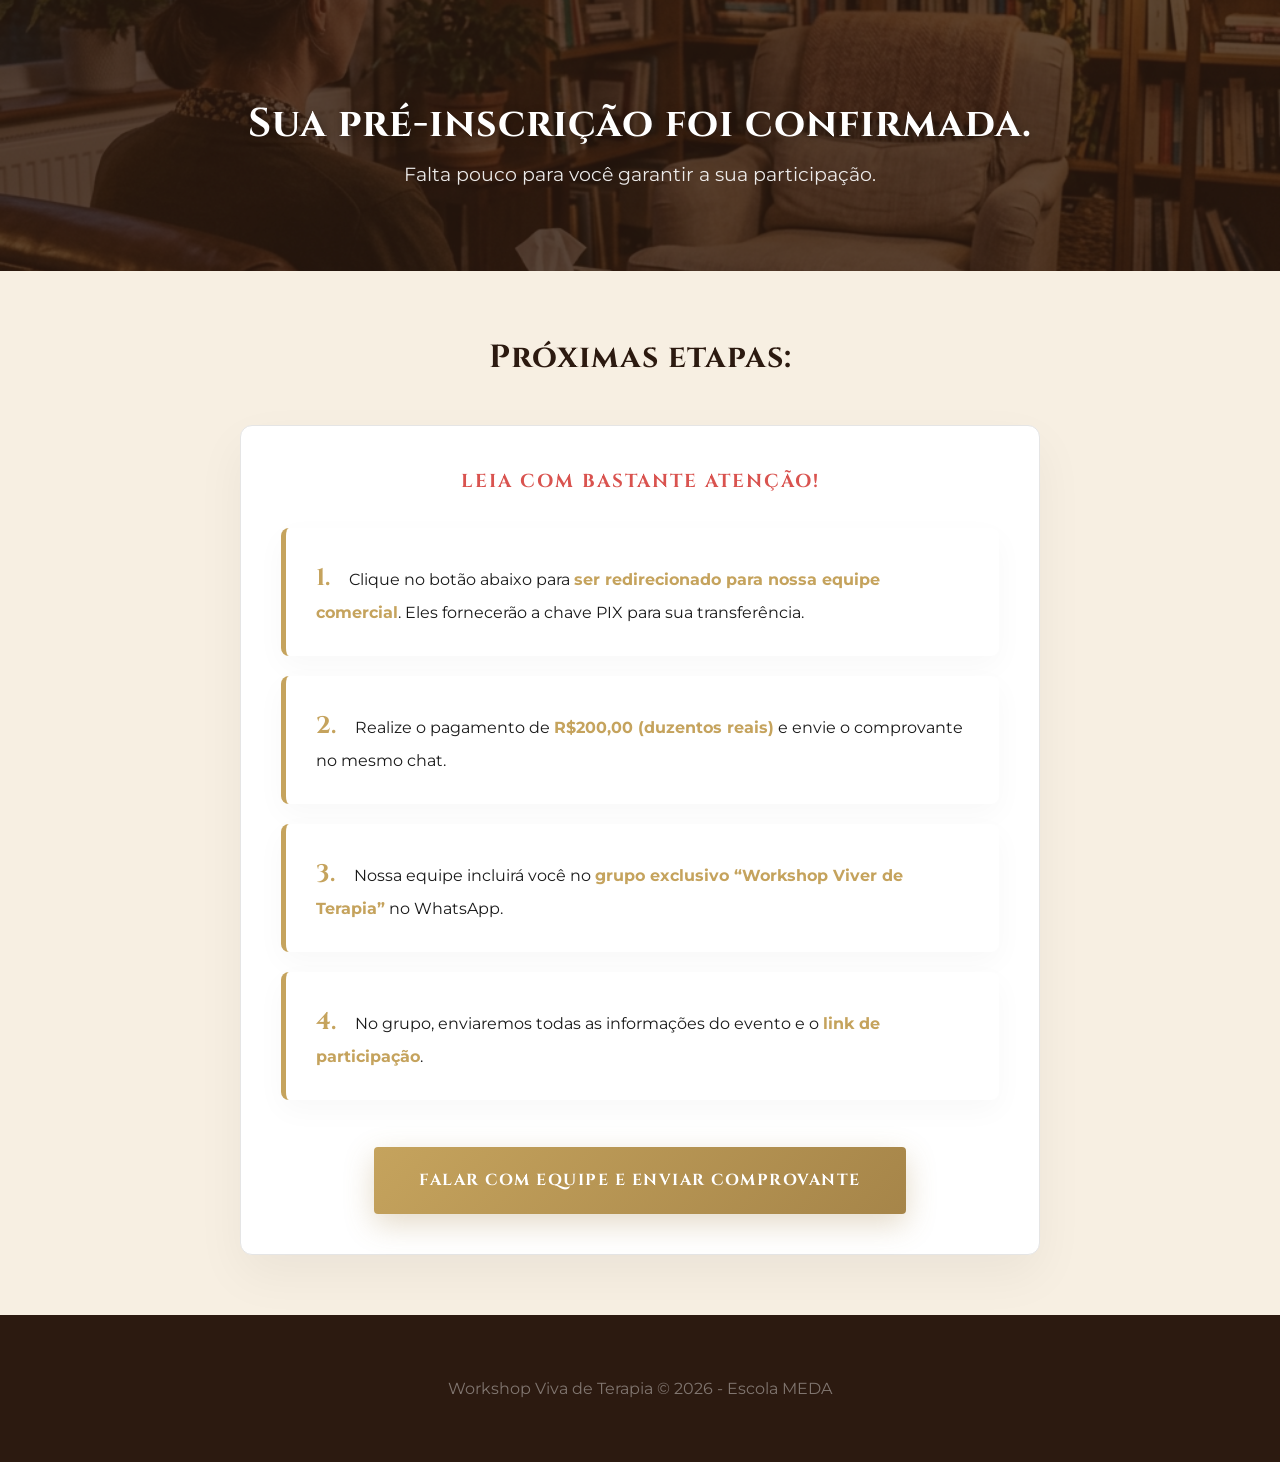
<file: obrigado.html>
<!DOCTYPE html>
<html lang="pt-br">
<head>
    <meta charset="UTF-8">
    <meta name="viewport" content="width=device-width, initial-scale=1.0">
    <title>Inscrição Confirmada - Workshop Viver de Terapia</title>
    <link rel="stylesheet" href="style.css">
    <script>
!function(f,b,e,v,n,t,s)
{if(f.fbq)return;n=f.fbq=function(){n.callMethod?
n.callMethod.apply(n,arguments):n.queue.push(arguments)};
if(!f._fbq)f._fbq=n;n.push=n;n.loaded=!0;n.version='2.0';
n.queue=[];t=b.createElement(e);t.async=!0;
t.src=v;s=b.getElementsByTagName(e)[0];
s.parentNode.insertBefore(t,s)}(window, document,'script',
'https://connect.facebook.net/en_US/fbevents.js');
fbq('init', '458922691266718');
fbq('track', 'PageView');
fbq('track', 'CompleteRegistration'); // <-- Este é o evento que avisa o Meta da conversão
</script>
<noscript><img height="1" width="1" style="display:none"
src="https://www.facebook.com/tr?id=458922691266718&ev=PageView&noscript=1"
/></noscript>
    <style>
        .step-box {
            text-align: left;
            margin-bottom: 20px;
            padding: 30px;
            background: #fff;
            border-radius: 8px;
            border-left: 5px solid var(--secondary-color);
            box-shadow: 0 10px 30px rgba(0,0,0,0.03);
        }
        .step-number {
            font-family: var(--font-heading);
            color: var(--secondary-color);
            font-size: 1.5rem;
            font-weight: 700;
            margin-right: 15px;
        }
    </style>
</head>
<body class="bg-warm">

    <header class="hero" style="padding: 100px 0 80px;">
        <div class="container">
            <h1 style="font-size: 2.5rem; margin-bottom: 10px;">Sua pré-inscrição foi confirmada.</h1>
            <p style="font-size: 1.2rem; opacity: 0.9;">Falta pouco para você garantir a sua participação.</p>
        </div>
    </header>

    <section class="section-padding">
        <div class="container" style="text-align: center;">
            <div style="max-width: 800px; margin: 0 auto;">
                <h2 style="margin-bottom: 40px; font-size: 2rem;">Próximas etapas:</h2>
                
                <div style="background: #fff; padding: 40px; border-radius: 12px; border: 1px solid #e5e5e5; box-shadow: 0 20px 50px rgba(0,0,0,0.05);">
                    <h3 style="color: #d9534f; margin-bottom: 30px; letter-spacing: 2px;">LEIA COM BASTANTE ATENÇÃO!</h3>
                    
                    <div class="step-box">
                        <p><span class="step-number">1.</span> Clique no botão abaixo para <strong>ser redirecionado para nossa equipe comercial</strong>. Eles fornecerão a chave PIX para sua transferência.</p>
                    </div>
                    
                    <div class="step-box">
                        <p><span class="step-number">2.</span> Realize o pagamento de <strong>R$200,00 (duzentos reais)</strong> e envie o comprovante no mesmo chat.</p>
                    </div>
                    
                    <div class="step-box">
                        <p><span class="step-number">3.</span> Nossa equipe incluirá você no <strong>grupo exclusivo “Workshop Viver de Terapia”</strong> no WhatsApp.</p>
                    </div>
                    
                    <div class="step-box">
                        <p><span class="step-number">4.</span> No grupo, enviaremos todas as informações do evento e o <strong>link de participação</strong>.</p>
                    </div>

                    <br>
                    <a href="https://wa.me/5511956370650?text=Quero%20pagar%20minha%20inscri%C3%A7%C3%A3o%20no%20Workshop%20Viver%20de%20Terapia" target="_blank" class="btn-gold">FALAR COM EQUIPE E ENVIAR COMPROVANTE</a>
                </div>
            </div>
        </div>
    </section>

    <footer style="padding: 60px 0; background: var(--primary-color); color: rgba(255,255,255,0.4); text-align: center;">
        <div class="container">
            <p>Workshop Viva de Terapia © 2026 - Escola MEDA</p>
        </div>
    </footer>

</body>
</html>
</file>
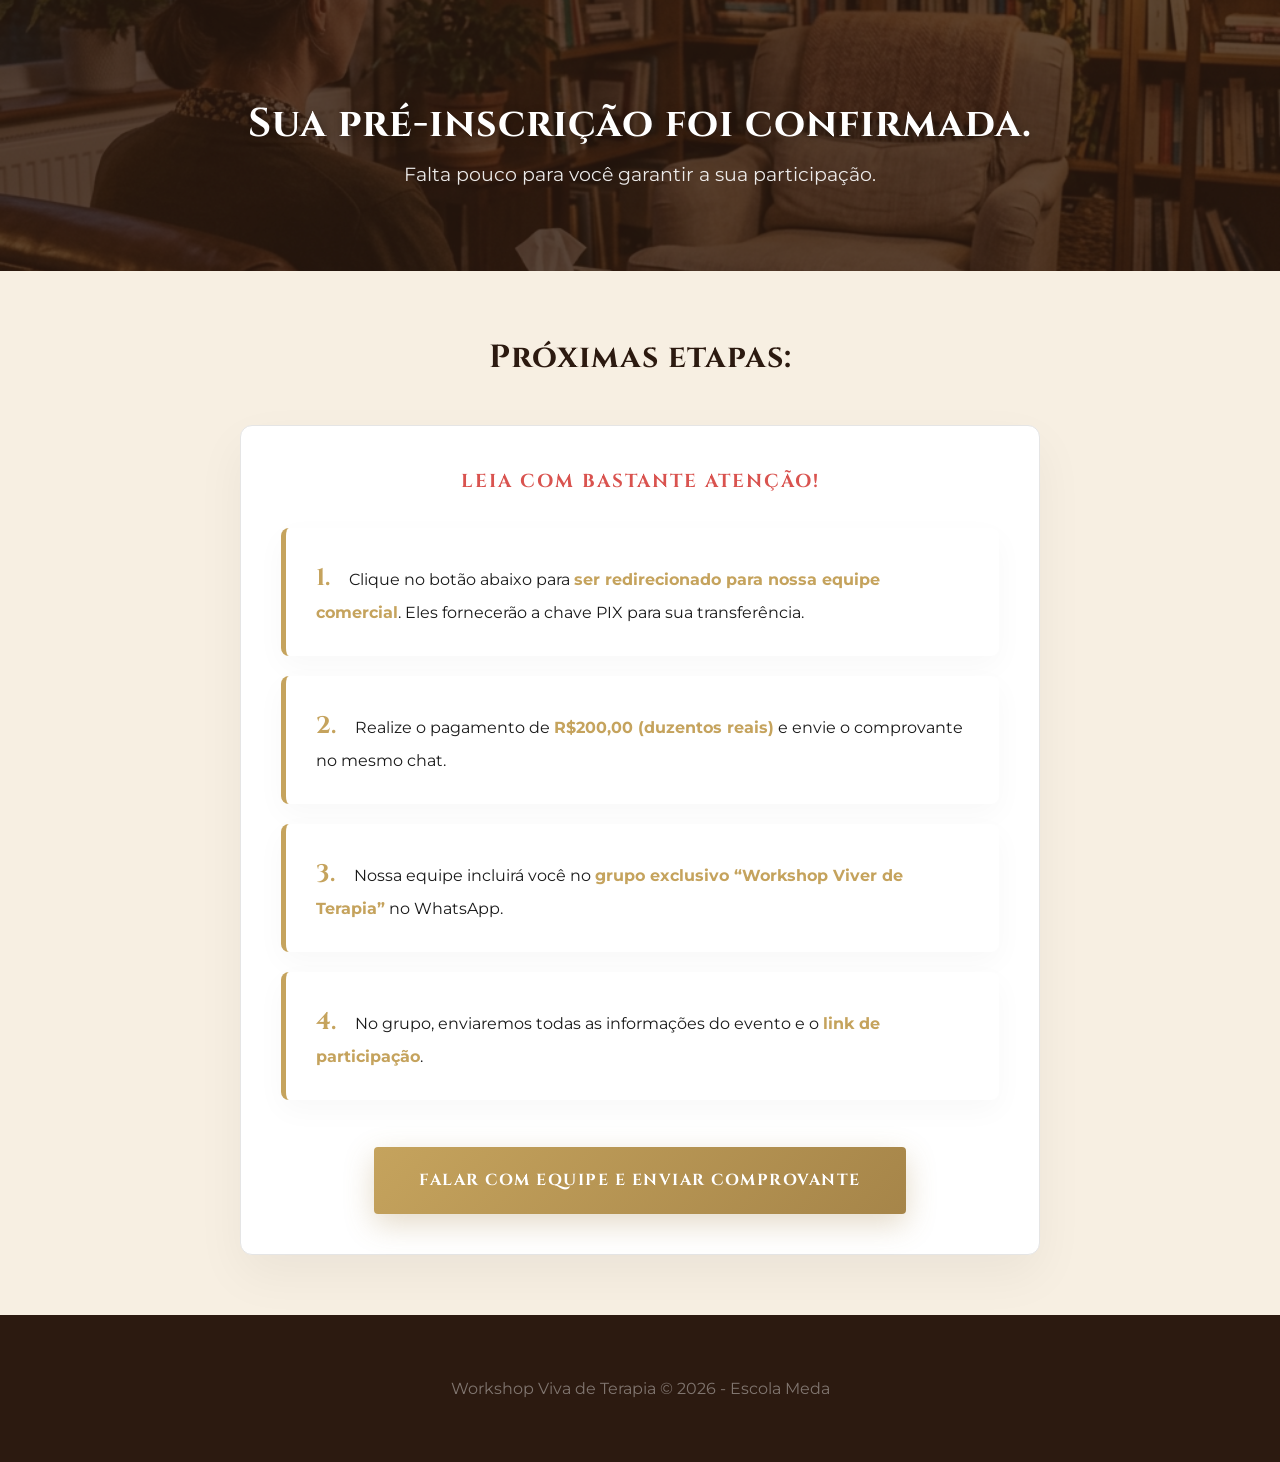
<file: deploy_temp/obrigado.html>
<!DOCTYPE html>
<html lang="pt-br">
<head>
    <meta charset="UTF-8">
    <meta name="viewport" content="width=device-width, initial-scale=1.0">
    <title>Inscrição Confirmada - Workshop Viver de Terapia</title>
    <link rel="stylesheet" href="style.css">
    <style>
        .step-box {
            text-align: left;
            margin-bottom: 20px;
            padding: 30px;
            background: #fff;
            border-radius: 8px;
            border-left: 5px solid var(--secondary-color);
            box-shadow: 0 10px 30px rgba(0,0,0,0.03);
        }
        .step-number {
            font-family: var(--font-heading);
            color: var(--secondary-color);
            font-size: 1.5rem;
            font-weight: 700;
            margin-right: 15px;
        }
    </style>
</head>
<body class="bg-warm">

    <header class="hero" style="padding: 100px 0 80px;">
        <div class="container">
            <h1 style="font-size: 2.5rem; margin-bottom: 10px;">Sua pré-inscrição foi confirmada.</h1>
            <p style="font-size: 1.2rem; opacity: 0.9;">Falta pouco para você garantir a sua participação.</p>
        </div>
    </header>

    <section class="section-padding">
        <div class="container" style="text-align: center;">
            <div style="max-width: 800px; margin: 0 auto;">
                <h2 style="margin-bottom: 40px; font-size: 2rem;">Próximas etapas:</h2>
                
                <div style="background: #fff; padding: 40px; border-radius: 12px; border: 1px solid #e5e5e5; box-shadow: 0 20px 50px rgba(0,0,0,0.05);">
                    <h3 style="color: #d9534f; margin-bottom: 30px; letter-spacing: 2px;">LEIA COM BASTANTE ATENÇÃO!</h3>
                    
                    <div class="step-box">
                        <p><span class="step-number">1.</span> Clique no botão abaixo para <strong>ser redirecionado para nossa equipe comercial</strong>. Eles fornecerão a chave PIX para sua transferência.</p>
                    </div>
                    
                    <div class="step-box">
                        <p><span class="step-number">2.</span> Realize o pagamento de <strong>R$200,00 (duzentos reais)</strong> e envie o comprovante no mesmo chat.</p>
                    </div>
                    
                    <div class="step-box">
                        <p><span class="step-number">3.</span> Nossa equipe incluirá você no <strong>grupo exclusivo “Workshop Viver de Terapia”</strong> no WhatsApp.</p>
                    </div>
                    
                    <div class="step-box">
                        <p><span class="step-number">4.</span> No grupo, enviaremos todas as informações do evento e o <strong>link de participação</strong>.</p>
                    </div>

                    <br>
                    <a href="https://wa.me/5511956370650?text=Quero%20pagar%20minha%20inscri%C3%A7%C3%A3o%20no%20Workshop%20Viver%20de%20Terapia" target="_blank" class="btn-gold">FALAR COM EQUIPE E ENVIAR COMPROVANTE</a>
                </div>
            </div>
        </div>
    </section>

    <footer style="padding: 60px 0; background: var(--primary-color); color: rgba(255,255,255,0.4); text-align: center;">
        <div class="container">
            <p>Workshop Viva de Terapia © 2026 - Escola Meda</p>
        </div>
    </footer>

</body>
</html>
</file>
<file: style.css>
@import url('https://fonts.googleapis.com/css2?family=Cinzel:wght@400;700;900&family=Montserrat:wght@300;400;600&family=Playfair+Display:ital,wght@0,700;0,900;1,700&display=swap');

:root {
    --primary-color: #2c1a10; /* Warm Coffee Brown */
    --secondary-color: #c5a35d; /* Warm Gold */
    --accent-color: #fdfaf0; /* Cream / Warm White */
    --text-dark: #1a1a1a;
    --text-light: #ffffff;
    --warm-overlay: rgba(44, 26, 16, 0.75);
    --gold-gradient: linear-gradient(135deg, #c5a35d 0%, #a68549 100%);
    --font-serif: 'Playfair Display', serif;
    --font-heading: 'Cinzel', serif;
    --font-body: 'Montserrat', sans-serif;
}

* {
    margin: 0;
    padding: 0;
    box-sizing: border-box;
}

body {
    font-family: var(--font-body);
    background-color: var(--accent-color);
    color: var(--text-dark);
    line-height: 1.7;
}

strong {
    color: var(--secondary-color);
    font-weight: 700;
}

h1, h2, h3 {
    font-family: var(--font-heading);
    color: var(--primary-color);
    letter-spacing: 1px;
}

.container {
    max-width: 1000px;
    margin: 0 auto;
    padding: 0 20px;
}

/* Hero Section with Human Image */
.hero {
    background: url('bg-hero.png') no-repeat center center/cover;
    position: relative;
    padding: 150px 0 100px;
    color: var(--text-light);
    text-align: center;
}

.hero::before {
    content: '';
    position: absolute;
    top: 0;
    left: 0;
    width: 100%;
    height: 100%;
    background: var(--warm-overlay);
}

.hero .container {
    position: relative;
    z-index: 2;
}

.hero-tag {
    font-family: var(--font-heading);
    color: var(--secondary-color);
    font-size: 1.2rem; /* Increased from 1rem */
    font-weight: 700;
    margin-bottom: 30px;
    display: block;
    text-transform: uppercase;
    letter-spacing: 2px;
}

.hero h1 {
    font-size: 3.2rem;
    color: #fff;
    line-height: 1.2;
    margin-bottom: 25px;
    text-shadow: 2px 2px 10px rgba(0,0,0,0.3);
}

.hero .subheadline {
    font-size: 1.3rem;
    color: #eee;
    max-width: 800px;
    margin: 0 auto 40px;
    font-weight: 300;
}

/* Buttons - Cleaned */
.btn-gold {
    display: inline-block;
    background: var(--gold-gradient);
    color: #fff;
    padding: 20px 45px;
    font-family: var(--font-heading);
    font-weight: 700;
    text-decoration: none;
    border-radius: 4px;
    text-transform: uppercase;
    letter-spacing: 1.5px;
    border: none;
    cursor: pointer;
    transition: all 0.3s ease;
    box-shadow: 0 10px 30px rgba(166, 133, 73, 0.3);
}

.btn-gold:hover {
    transform: translateY(-3px);
    box-shadow: 0 15px 40px rgba(166, 133, 73, 0.4);
}

/* Cards & Sections */
.section-padding {
    padding: 60px 0; /* Reduced from 100px to save vertical space */
}

.card {
    background: #fff;
    border: 1px solid #e5e5e5;
    padding: 40px;
    border-radius: 8px;
    box-shadow: 0 15px 35px rgba(0,0,0,0.03);
}

.bg-warm {
    background-color: #f7efe2;
}

.truth-statement {
    text-align: center;
}

.truth-main {
    font-size: 1.1rem;
    font-weight: 600;
    color: var(--primary-color);
    margin-bottom: 5px;
}

.truth-sub {
    font-size: 0.85rem;
    color: #666;
    margin-bottom: 10px;
    font-style: italic;
}

.truth-highlight {
    font-size: 1.3rem;
    font-weight: 700;
    color: var(--primary-color);
    font-family: var(--font-heading);
}

/* Truth Grid */
.truth-grid {
    display: grid;
    grid-template-columns: 1fr 1fr;
    gap: 30px;
    margin-top: 50px;
}

.truth-col h3 {
    font-size: 1.1rem;
    margin-bottom: 20px;
    border-bottom: 2px solid var(--secondary-color);
    display: inline-block;
    padding-bottom: 5px;
}

.truth-item {
    margin-bottom: 12px;
    font-size: 1.05rem;
}

/* Dobra 3 Background Variant */
.dobra-3-bg {
    background: url('bg-dobra3.png') no-repeat center center/cover;
    position: relative;
    color: #fff;
}

.dobra-3-bg::before {
    content: '';
    position: absolute;
    top: 0;
    left: 0;
    width: 100%;
    height: 100%;
    background: rgba(0, 0, 0, 0.75); /* Darker for direct text readability */
}

.dobra-3-bg .container {
    position: relative;
    z-index: 2;
    color: #fff; /* White text for contrast */
}

.dobra-3-content {
    font-weight: 600; /* Semibold as requested */
    text-shadow: 1px 1px 10px rgba(0,0,0,0.5);
    text-align: center; /* Centralizing sentences */
}

.truth-alert-integrated {
    background: rgba(200, 168, 75, 0.15); 
    padding: 30px; 
    border-top: 1px solid var(--secondary-color);
    border-bottom: 1px solid var(--secondary-color);
    text-align: center;
    color: #fff;
    font-weight: 600;
    margin-top: 40px;
}

.custom-list {
    list-style: none;
    margin-top: 20px;
    display: inline-block; /* Essential for centering the list itself */
    text-align: left; /* Text inside remains left-aligned for readability, but list is centered */
}

.custom-list {
    list-style: none;
    margin-top: 20px;
}

.custom-list li {
    margin-bottom: 12px;
    padding-left: 25px;
    position: relative;
}

.custom-list li::before {
    content: '—'; /* Marcador elegante */
    position: absolute;
    left: 0;
    color: var(--secondary-color);
    font-weight: bold;
}
.profile-grid {
    display: grid;
    grid-template-columns: 0.7fr 1.3fr;
    gap: 60px;
    align-items: center;
}

.profile-img img {
    width: 100%;
    border-radius: 8px;
    border: 10px solid #fff;
    box-shadow: 0 20px 40px rgba(0,0,0,0.1);
}

.highlight-quote {
    font-family: var(--font-heading);
    font-size: 1.25rem;
    color: var(--primary-color);
    margin: 25px 0;
    line-height: 1.4;
    font-weight: 700;
}

.price-highlight {
    font-size: 4rem; /* Slightly smaller to save space */
    font-weight: 900;
    color: var(--secondary-color);
    display: block;
    margin: 10px auto; /* Reduced margin */
    font-family: var(--font-heading);
    line-height: 1;
}

.warranty-gold {
    margin-top: 50px;
    background: var(--gold-gradient);
    border: none !important;
    color: #fff;
    padding: 40px;
    border-radius: 8px;
    box-shadow: 0 15px 40px rgba(166, 133, 73, 0.4);
    text-align: left; /* Alinhamento à esquerda solicitado */
    display: flex;
    align-items: center;
    gap: 30px;
}

.warranty-seal img {
    width: 120px;
    height: auto;
    flex-shrink: 0;
    mix-blend-mode: multiply; /* Removes white background */
}

.warranty-gold h3, .warranty-gold p {
    color: #fff !important;
    margin: 0;
}

.target-grid {
    display: grid;
    grid-template-columns: repeat(auto-fit, minmax(280px, 1fr));
    gap: 20px;
    margin-top: 40px;
}

.target-card {
    background: #fff;
    padding: 25px;
    border-radius: 8px;
    border-top: 3px solid var(--secondary-color);
    box-shadow: 0 10px 30px rgba(0,0,0,0.03);
    display: flex;
    flex-direction: column;
    align-items: center;
    text-align: center;
    transition: transform 0.3s ease;
}

.target-card:hover {
    transform: translateY(-5px);
}

.target-card i {
    font-size: 1.8rem;
    color: var(--secondary-color);
    margin-bottom: 15px;
}

.target-card p {
    font-size: 0.95rem;
    font-weight: 500;
    color: var(--primary-color);
}
#mc_embed_signup {
    background: #fff;
    padding: 50px;
    border-radius: 10px;
    box-shadow: 0 20px 50px rgba(0,0,0,0.05);
    max-width: 650px;
    margin: 40px auto 0;
}

#mc_embed_signup label {
    display: block;
    text-align: left;
    font-weight: 600;
    margin-bottom: 8px;
    font-size: 0.9rem;
    color: var(--primary-color);
}

#mc_embed_signup input {
    width: 100%;
    padding: 15px;
    border: 1px solid #ddd;
    border-radius: 4px;
    margin-bottom: 20px;
    background: #f9f9f9;
}

#mc_embed_signup .button {
    background: var(--gold-gradient);
    color: #fff;
    height: 60px;
    width: 100%;
    font-family: var(--font-heading);
    font-weight: 700;
    border: none;
    border-radius: 4px;
    cursor: pointer;
    font-size: 1rem;
}

/* Responsive */
@media (max-width: 768px) {
    .hero h1 { font-size: 2.2rem; }
    .truth-grid { grid-template-columns: 1fr; }
    .profile-grid { grid-template-columns: 1fr; }
    .warranty-gold {
        flex-direction: column;
        text-align: center;
        gap: 20px;
    }
}
</file>
<file: deploy_temp/style.css>
@import url('https://fonts.googleapis.com/css2?family=Cinzel:wght@400;700;900&family=Montserrat:wght@300;400;600&family=Playfair+Display:ital,wght@0,700;0,900;1,700&display=swap');

:root {
    --primary-color: #2c1a10; /* Warm Coffee Brown */
    --secondary-color: #c5a35d; /* Warm Gold */
    --accent-color: #fdfaf0; /* Cream / Warm White */
    --text-dark: #1a1a1a;
    --text-light: #ffffff;
    --warm-overlay: rgba(44, 26, 16, 0.75);
    --gold-gradient: linear-gradient(135deg, #c5a35d 0%, #a68549 100%);
    --font-serif: 'Playfair Display', serif;
    --font-heading: 'Cinzel', serif;
    --font-body: 'Montserrat', sans-serif;
}

* {
    margin: 0;
    padding: 0;
    box-sizing: border-box;
}

body {
    font-family: var(--font-body);
    background-color: var(--accent-color);
    color: var(--text-dark);
    line-height: 1.7;
}

strong {
    color: var(--secondary-color);
    font-weight: 700;
}

h1, h2, h3 {
    font-family: var(--font-heading);
    color: var(--primary-color);
    letter-spacing: 1px;
}

.container {
    max-width: 1000px;
    margin: 0 auto;
    padding: 0 20px;
}

/* Hero Section with Human Image */
.hero {
    background: url('bg-hero.png') no-repeat center center/cover;
    position: relative;
    padding: 150px 0 100px;
    color: var(--text-light);
    text-align: center;
}

.hero::before {
    content: '';
    position: absolute;
    top: 0;
    left: 0;
    width: 100%;
    height: 100%;
    background: var(--warm-overlay);
}

.hero .container {
    position: relative;
    z-index: 2;
}

.hero-tag {
    font-family: var(--font-heading);
    color: var(--secondary-color);
    font-size: 1rem;
    font-weight: 700;
    margin-bottom: 30px;
    display: block;
    text-transform: uppercase;
}

.hero h1 {
    font-size: 3.2rem;
    color: #fff;
    line-height: 1.2;
    margin-bottom: 25px;
    text-shadow: 2px 2px 10px rgba(0,0,0,0.3);
}

.hero .subheadline {
    font-size: 1.3rem;
    color: #eee;
    max-width: 800px;
    margin: 0 auto 40px;
    font-weight: 300;
}

/* Buttons - Cleaned */
.btn-gold {
    display: inline-block;
    background: var(--gold-gradient);
    color: #fff;
    padding: 20px 45px;
    font-family: var(--font-heading);
    font-weight: 700;
    text-decoration: none;
    border-radius: 4px;
    text-transform: uppercase;
    letter-spacing: 1.5px;
    border: none;
    cursor: pointer;
    transition: all 0.3s ease;
    box-shadow: 0 10px 30px rgba(166, 133, 73, 0.3);
}

.btn-gold:hover {
    transform: translateY(-3px);
    box-shadow: 0 15px 40px rgba(166, 133, 73, 0.4);
}

/* Cards & Sections */
.section-padding {
    padding: 60px 0; /* Reduced from 100px to save vertical space */
}

.card {
    background: #fff;
    border: 1px solid #e5e5e5;
    padding: 40px;
    border-radius: 8px;
    box-shadow: 0 15px 35px rgba(0,0,0,0.03);
}

.bg-warm {
    background-color: #f7efe2;
}

.truth-statement {
    text-align: center;
}

.truth-main {
    font-size: 1.1rem;
    font-weight: 600;
    color: var(--primary-color);
    margin-bottom: 5px;
}

.truth-sub {
    font-size: 0.85rem;
    color: #666;
    margin-bottom: 10px;
    font-style: italic;
}

.truth-highlight {
    font-size: 1.3rem;
    font-weight: 700;
    color: var(--primary-color);
    font-family: var(--font-heading);
}

/* Truth Grid */
.truth-grid {
    display: grid;
    grid-template-columns: 1fr 1fr;
    gap: 30px;
    margin-top: 50px;
}

.truth-col h3 {
    font-size: 1.1rem;
    margin-bottom: 20px;
    border-bottom: 2px solid var(--secondary-color);
    display: inline-block;
    padding-bottom: 5px;
}

.truth-item {
    margin-bottom: 12px;
    font-size: 1.05rem;
}

/* Dobra 3 Background Variant */
.dobra-3-bg {
    background: url('bg-dobra3.png') no-repeat center center/cover;
    position: relative;
    color: #fff;
}

.dobra-3-bg::before {
    content: '';
    position: absolute;
    top: 0;
    left: 0;
    width: 100%;
    height: 100%;
    background: rgba(0, 0, 0, 0.75); /* Darker for direct text readability */
}

.dobra-3-bg .container {
    position: relative;
    z-index: 2;
    color: #fff; /* White text for contrast */
}

.dobra-3-content {
    font-weight: 600; /* Semibold as requested */
    text-shadow: 1px 1px 10px rgba(0,0,0,0.5);
    text-align: center; /* Centralizing sentences */
}

.truth-alert-integrated {
    background: rgba(200, 168, 75, 0.15); 
    padding: 30px; 
    border-top: 1px solid var(--secondary-color);
    border-bottom: 1px solid var(--secondary-color);
    text-align: center;
    color: #fff;
    font-weight: 600;
    margin-top: 40px;
}

.custom-list {
    list-style: none;
    margin-top: 20px;
    display: inline-block; /* Essential for centering the list itself */
    text-align: left; /* Text inside remains left-aligned for readability, but list is centered */
}

.custom-list {
    list-style: none;
    margin-top: 20px;
}

.custom-list li {
    margin-bottom: 12px;
    padding-left: 25px;
    position: relative;
}

.custom-list li::before {
    content: '—'; /* Marcador elegante */
    position: absolute;
    left: 0;
    color: var(--secondary-color);
    font-weight: bold;
}
.profile-grid {
    display: grid;
    grid-template-columns: 0.7fr 1.3fr;
    gap: 60px;
    align-items: center;
}

.profile-img img {
    width: 100%;
    border-radius: 8px;
    border: 10px solid #fff;
    box-shadow: 0 20px 40px rgba(0,0,0,0.1);
}

.highlight-quote {
    font-family: var(--font-heading);
    font-size: 1.25rem;
    color: var(--primary-color);
    margin: 25px 0;
    line-height: 1.4;
    font-weight: 700;
}

.price-highlight {
    font-size: 4rem; /* Slightly smaller to save space */
    font-weight: 900;
    color: var(--secondary-color);
    display: block;
    margin: 10px auto; /* Reduced margin */
    font-family: var(--font-heading);
    line-height: 1;
}

.warranty-gold {
    margin-top: 50px;
    background: var(--gold-gradient);
    border: none !important;
    color: #fff;
    padding: 40px;
    border-radius: 8px;
    box-shadow: 0 15px 40px rgba(166, 133, 73, 0.4);
    text-align: left; /* Alinhamento à esquerda solicitado */
    display: flex;
    align-items: center;
    gap: 30px;
}

.warranty-seal img {
    width: 120px;
    height: auto;
    flex-shrink: 0;
    mix-blend-mode: multiply; /* Removes white background */
}

.warranty-gold h3, .warranty-gold p {
    color: #fff !important;
    margin: 0;
}

.target-grid {
    display: grid;
    grid-template-columns: repeat(auto-fit, minmax(280px, 1fr));
    gap: 20px;
    margin-top: 40px;
}

.target-card {
    background: #fff;
    padding: 25px;
    border-radius: 8px;
    border-top: 3px solid var(--secondary-color);
    box-shadow: 0 10px 30px rgba(0,0,0,0.03);
    display: flex;
    flex-direction: column;
    align-items: center;
    text-align: center;
    transition: transform 0.3s ease;
}

.target-card:hover {
    transform: translateY(-5px);
}

.target-card i {
    font-size: 1.8rem;
    color: var(--secondary-color);
    margin-bottom: 15px;
}

.target-card p {
    font-size: 0.95rem;
    font-weight: 500;
    color: var(--primary-color);
}
#mc_embed_signup {
    background: #fff;
    padding: 50px;
    border-radius: 10px;
    box-shadow: 0 20px 50px rgba(0,0,0,0.05);
    max-width: 650px;
    margin: 40px auto 0;
}

#mc_embed_signup label {
    display: block;
    text-align: left;
    font-weight: 600;
    margin-bottom: 8px;
    font-size: 0.9rem;
    color: var(--primary-color);
}

#mc_embed_signup input {
    width: 100%;
    padding: 15px;
    border: 1px solid #ddd;
    border-radius: 4px;
    margin-bottom: 20px;
    background: #f9f9f9;
}

#mc_embed_signup .button {
    background: var(--gold-gradient);
    color: #fff;
    height: 60px;
    width: 100%;
    font-family: var(--font-heading);
    font-weight: 700;
    border: none;
    border-radius: 4px;
    cursor: pointer;
    font-size: 1rem;
}

/* Responsive */
@media (max-width: 768px) {
    .hero h1 { font-size: 2.2rem; }
    .truth-grid { grid-template-columns: 1fr; }
    .profile-grid { grid-template-columns: 1fr; }
}
</file>
